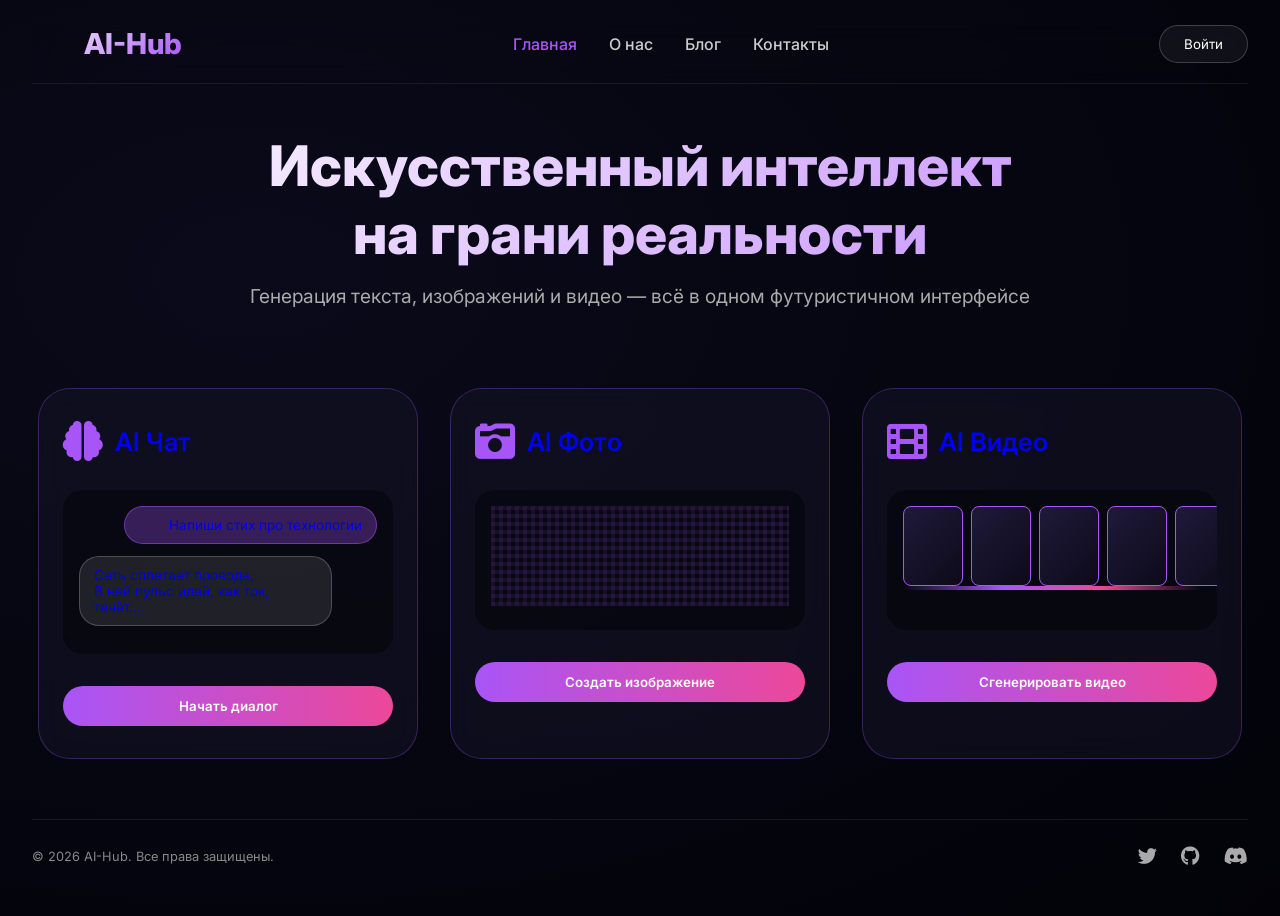
<file: index.html>
<!DOCTYPE html>
<html lang="ru">
<head>
    <meta charset="UTF-8">
    <meta name="viewport" content="width=device-width, initial-scale=1.0">
    <title>AI-Hub | Главная</title>
    <link href="https://fonts.googleapis.com/css2?family=Inter:wght@300;400;600;700;800&display=swap" rel="stylesheet">
    <link rel="stylesheet" href="https://cdnjs.cloudflare.com/ajax/libs/font-awesome/6.0.0-beta3/css/all.min.css">
    <style>
        * { margin: 0; padding: 0; box-sizing: border-box; }
        body { font-family: 'Inter', sans-serif; background: radial-gradient(ellipse at 20% 30%, #0a0a1a, #020208); color: #eef2ff; min-height: 100vh; }
        .container { max-width: 1400px; margin: 0 auto; padding: 24px 32px; }
        header { display: flex; justify-content: space-between; align-items: center; flex-wrap: wrap; gap: 20px; padding-bottom: 20px; border-bottom: 1px solid rgba(255,255,255,0.08); backdrop-filter: blur(10px); margin-bottom: 48px; }
        .logo { display: flex; align-items: center; gap: 12px; font-size: 1.8rem; font-weight: 800; background: linear-gradient(135deg, #fff, #a855f7); -webkit-background-clip: text; background-clip: text; color: transparent; }
        .logo-icon { font-size: 2rem; filter: drop-shadow(0 0 8px #a855f7); }
        nav { display: flex; gap: 32px; }
        nav a { color: #ccc; text-decoration: none; font-weight: 500; transition: 0.2s; }
        nav a:hover, nav a.active { color: #a855f7; }
        .auth-area { display: flex; align-items: center; gap: 12px; }
        .glass-btn { background: rgba(255,255,255,0.05); border: 1px solid rgba(255,255,255,0.2); padding: 10px 24px; border-radius: 40px; color: white; cursor: pointer; transition: 0.2s; font-family: 'Inter', sans-serif; }
        .glass-btn:hover { background: rgba(168,85,247,0.3); border-color: #a855f7; }
        .profile-info { display: flex; align-items: center; gap: 16px; background: rgba(255,255,255,0.05); border: 1px solid rgba(168,85,247,0.4); border-radius: 40px; padding: 6px 18px 6px 12px; }
        .user-data { display: flex; flex-direction: column; color: #fff; }
        .user-name { font-weight: 600; font-size: 0.9rem; line-height: 1.2; }
        .user-id { font-size: 0.7rem; color: #a855f7; letter-spacing: 0.5px; }
        .balance-area { display: flex; align-items: center; gap: 6px; background: rgba(255,215,0,0.1); border: 1px solid rgba(255,215,0,0.4); border-radius: 20px; padding: 4px 10px; }
        .balance-area .coin-icon { color: #FFD700; font-size: 1rem; }
        .balance-amount { font-weight: 600; color: #FFD700; font-size: 0.9rem; }
        .topup-btn { background: rgba(168,85,247,0.2); border: 1px solid #a855f7; color: #a855f7; font-size: 0.85rem; padding: 6px 12px; border-radius: 20px; cursor: pointer; font-weight: 600; transition: 0.2s; }
        .topup-btn:hover { background: rgba(168,85,247,0.4); }
        .logout-btn { background: none; border: none; color: #ff4d6a; font-size: 1.1rem; cursor: pointer; padding: 4px; }
        .admin-btn { background: rgba(255,255,255,0.1); border: 1px solid rgba(255,255,255,0.3); color: #fff; font-size: 1.1rem; cursor: pointer; padding: 4px 8px; border-radius: 50%; transition: 0.2s; margin-right: -6px; }
        .admin-btn:hover { background: rgba(168,85,247,0.3); border-color: #a855f7; }

        .hero { text-align: center; margin-bottom: 80px; }
        .hero h1 { font-size: 3.5rem; font-weight: 800; background: linear-gradient(135deg, #fff, #c084fc); -webkit-background-clip: text; background-clip: text; color: transparent; margin-bottom: 16px; }
        .hero p { font-size: 1.2rem; color: #aaa; }
        .cards-container { display: flex; justify-content: center; gap: 32px; flex-wrap: wrap; margin-bottom: 60px; }
        .card-link { display: block; text-decoration: none; flex: 1; min-width: 280px; max-width: 380px; }
        .glass-card { background: rgba(20,20,40,0.5); backdrop-filter: blur(12px); border-radius: 32px; border: 1px solid rgba(168,85,247,0.3); padding: 28px 24px 32px; transition: all 0.3s ease; height: 100%; cursor: pointer; }
        .card-link:hover .glass-card { transform: translateY(-8px); border-color: #a855f7; box-shadow: 0 20px 40px rgba(168,85,247,0.2); }
        .card-header { display: flex; align-items: center; gap: 12px; margin-bottom: 24px; }
        .card-icon { font-size: 2.5rem; color: #a855f7; }
        .card-header h2 { font-size: 1.6rem; font-weight: 600; }
        .chat-preview, .photo-preview, .video-preview { background: rgba(0,0,0,0.4); border-radius: 20px; padding: 16px; margin: 16px 0; min-height: 140px; }
        .message-bubble { max-width: 85%; padding: 10px 14px; border-radius: 20px; margin-bottom: 12px; font-size: 0.85rem; }
        .message-bubble.user { background: rgba(168,85,247,0.3); border: 1px solid rgba(168,85,247,0.5); margin-left: auto; text-align: right; }
        .message-bubble.ai { background: rgba(255,255,255,0.1); border: 1px solid rgba(255,255,255,0.2); }
        .photo-preview { overflow: hidden; }
        .video-preview { overflow: hidden; }
        .pixel-canvas { width: 100%; height: 100px; background: repeating-linear-gradient(0deg, rgba(168,85,247,0.1) 0px, rgba(168,85,247,0.1) 4px, transparent 4px, transparent 8px), repeating-linear-gradient(90deg, rgba(168,85,247,0.1) 0px, rgba(168,85,247,0.1) 4px, transparent 4px, transparent 8px); animation: pixelShift 3s linear infinite; }
        @keyframes pixelShift { 0% { background-position: 0 0; } 100% { background-position: 40px 40px; } }
        .film-strip { display: flex; gap: 8px; width: max-content; animation: slideStrip 4s linear infinite; }
        .frame { width: 60px; height: 80px; background: linear-gradient(135deg, #1e1a3a, #0e0a1a); border: 1px solid #a855f7; border-radius: 8px; flex-shrink: 0; }
        @keyframes slideStrip { 0% { transform: translateX(0); } 100% { transform: translateX(-50%); } }
        .data-stream { height: 4px; background: linear-gradient(90deg, transparent, #a855f7, #ec4899, transparent); animation: streamFlow 1.5s linear infinite; }
        @keyframes streamFlow { 0% { background-position: -200% 0; } 100% { background-position: 200% 0; } }
        .card-btn { background: linear-gradient(90deg, #a855f7, #ec4899); border: none; width: 100%; padding: 12px; border-radius: 40px; font-weight: 600; color: white; cursor: pointer; margin-top: 16px; transition: 0.2s; font-family: 'Inter', sans-serif; }

        .modal { display: none; position: fixed; top: 0; left: 0; width: 100%; height: 100%; background: rgba(0,0,0,0.7); backdrop-filter: blur(6px); justify-content: center; align-items: center; z-index: 1000; }
        .modal.active { display: flex; }
        .modal-content { background: rgba(20,20,40,0.95); backdrop-filter: blur(12px); border: 1px solid rgba(168,85,247,0.4); border-radius: 32px; padding: 32px; max-width: 400px; width: 90%; position: relative; animation: modalIn 0.3s ease; }
        @keyframes modalIn { from { transform: scale(0.9); opacity: 0; } to { transform: scale(1); opacity: 1; } }
        .modal-close { position: absolute; top: 16px; right: 20px; background: none; border: none; color: #aaa; font-size: 1.5rem; cursor: pointer; }
        .modal-tabs { display: flex; margin-bottom: 24px; border-bottom: 1px solid rgba(255,255,255,0.1); }
        .modal-tab { flex: 1; text-align: center; padding: 12px; cursor: pointer; font-weight: 500; color: #aaa; transition: 0.2s; border-bottom: 2px solid transparent; }
        .modal-tab.active { color: #a855f7; border-bottom-color: #a855f7; }
        .form-group { margin-bottom: 16px; }
        .form-group label { display: block; margin-bottom: 6px; font-size: 0.85rem; color: #ccc; }
        .form-group input { width: 100%; background: rgba(0,0,0,0.5); border: 1px solid rgba(168,85,247,0.5); border-radius: 12px; padding: 12px; color: white; font-family: 'Inter', sans-serif; }
        .form-group input:focus { outline: none; border-color: #a855f7; }
        .error-msg { color: #ff6b7a; font-size: 0.8rem; margin-top: 4px; display: none; }
        .submit-btn { background: linear-gradient(90deg, #a855f7, #ec4899); border: none; width: 100%; padding: 12px; border-radius: 40px; font-weight: 600; color: white; cursor: pointer; margin-top: 8px; font-family: 'Inter', sans-serif; }
        .package-grid { display: grid; grid-template-columns: 1fr 1fr; gap: 10px; margin: 20px 0; }
        .package-btn { background: rgba(168,85,247,0.1); border: 1px solid rgba(168,85,247,0.4); border-radius: 16px; padding: 12px; text-align: center; cursor: pointer; transition: 0.2s; color: #fff; }
        .package-btn:hover { background: rgba(168,85,247,0.3); border-color: #a855f7; }
        .package-amount { font-size: 1.2rem; font-weight: 700; color: #FFD700; }
        .package-price { font-size: 0.85rem; color: #aaa; }
        .custom-amount { display: flex; gap: 10px; align-items: center; }
        .custom-amount input { flex: 1; }
        .price-estimate { margin: 8px 0; font-size: 0.9rem; color: #FFD700; }

        .admin-actions { display: flex; gap: 10px; }
        .admin-actions .submit-btn { flex: 1; }
        .danger-btn { background: linear-gradient(90deg, #ff4d6a, #ff6b7a); }

        footer { display: flex; justify-content: space-between; align-items: center; flex-wrap: wrap; gap: 16px; padding: 24px 0; border-top: 1px solid rgba(255,255,255,0.08); font-size: 0.8rem; color: #888; }
        .social-links a { color: #aaa; margin-left: 20px; font-size: 1.2rem; }
        .social-links a:hover { color: #a855f7; }

        @media (max-width: 768px) { .container { padding: 16px; } .hero h1 { font-size: 2rem; } .cards-container { flex-direction: column; align-items: center; } }
    </style>
</head>
<body>
    <div class="container">
        <header>
            <div class="logo">
                <div class="logo-icon">✨</div>
                <span>AI-Hub</span>
            </div>
            <nav>
                <a href="index.html" class="active">Главная</a>
                <a href="about.html">О нас</a>
                <a href="blog.html">Блог</a>
                <a href="contacts.html">Контакты</a>
            </nav>
            <div class="auth-area" id="authArea">
                <button class="glass-btn" id="authBtn">Войти</button>
            </div>
        </header>

        <main>
            <div class="hero">
                <h1>Искусственный интеллект<br>на грани реальности</h1>
                <p>Генерация текста, изображений и видео — всё в одном футуристичном интерфейсе</p>
            </div>

            <div class="cards-container">
                <a href="chat.html" class="card-link">
                    <div class="glass-card">
                        <div class="card-header">
                            <div class="card-icon"><i class="fas fa-brain"></i></div>
                            <h2>AI Чат</h2>
                        </div>
                        <div class="chat-preview">
                            <div class="message-bubble user">Напиши стих про технологии</div>
                            <div class="message-bubble ai">Сеть сплетает провода,<br>В ней пульс идей, как ток, течёт...</div>
                        </div>
                        <button class="card-btn" type="button">Начать диалог</button>
                    </div>
                </a>
                <a href="photo.html" class="card-link">
                    <div class="glass-card">
                        <div class="card-header">
                            <div class="card-icon"><i class="fas fa-camera-retro"></i></div>
                            <h2>AI Фото</h2>
                        </div>
                        <div class="photo-preview">
                            <div class="pixel-canvas"></div>
                        </div>
                        <button class="card-btn" type="button">Создать изображение</button>
                    </div>
                </a>
                <a href="video.html" class="card-link">
                    <div class="glass-card">
                        <div class="card-header">
                            <div class="card-icon"><i class="fas fa-film"></i></div>
                            <h2>AI Видео</h2>
                        </div>
                        <div class="video-preview">
                            <div class="film-strip">
                                <div class="frame"></div><div class="frame"></div><div class="frame"></div>
                                <div class="frame"></div><div class="frame"></div><div class="frame"></div>
                            </div>
                            <div class="data-stream"></div>
                        </div>
                        <button class="card-btn" type="button">Сгенерировать видео</button>
                    </div>
                </a>
            </div>
        </main>

        <footer>
            <p>© 2026 AI-Hub. Все права защищены.</p>
            <div class="social-links">
                <a href="#"><i class="fab fa-twitter"></i></a>
                <a href="#"><i class="fab fa-github"></i></a>
                <a href="#"><i class="fab fa-discord"></i></a>
            </div>
        </footer>
    </div>

    <!-- Модалка входа/регистрации -->
    <div class="modal" id="authModal">
        <div class="modal-content">
            <button class="modal-close" id="closeAuthModal">&times;</button>
            <div class="modal-tabs">
                <div class="modal-tab active" data-tab="login">Вход</div>
                <div class="modal-tab" data-tab="register">Регистрация</div>
            </div>
            <form id="loginForm">
                <div class="form-group">
                    <label>Имя пользователя (латиница)</label>
                    <input type="text" id="loginName" placeholder="username" required>
                    <div class="error-msg" id="loginError"></div>
                </div>
                <div class="form-group">
                    <label>Пароль</label>
                    <input type="password" id="loginPassword" placeholder="Пароль" required>
                </div>
                <button type="submit" class="submit-btn">Войти</button>
            </form>
            <form id="registerForm" style="display: none;">
                <div class="form-group">
                    <label>Имя пользователя (латиница)</label>
                    <input type="text" id="regName" placeholder="username" required>
                    <div class="error-msg" id="regNameError"></div>
                </div>
                <div class="form-group">
                    <label>Пароль (минимум 6 символов)</label>
                    <input type="password" id="regPassword" placeholder="Пароль" required>
                    <div class="error-msg" id="regPassError"></div>
                </div>
                <div class="form-group">
                    <label>Повторите пароль</label>
                    <input type="password" id="regPassword2" placeholder="Пароль ещё раз" required>
                    <div class="error-msg" id="regPass2Error"></div>
                </div>
                <button type="submit" class="submit-btn">Зарегистрироваться</button>
            </form>
        </div>
    </div>

    <!-- Модалка пополнения -->
    <div class="modal" id="topupModal">
        <div class="modal-content" style="max-width: 420px;">
            <button class="modal-close" id="closeTopupModal">&times;</button>
            <h3 style="margin-bottom: 16px; font-weight: 600;">Пополнение AI-Кредитов</h3>
            <div class="package-grid">
                <div class="package-btn" data-amount="100">100<br><span class="package-price">99 ₽</span></div>
                <div class="package-btn" data-amount="500">500<br><span class="package-price">449 ₽</span></div>
                <div class="package-btn" data-amount="1000">1 000<br><span class="package-price">849 ₽</span></div>
                <div class="package-btn" data-amount="5000">5 000<br><span class="package-price">3 999 ₽</span></div>
                <div class="package-btn" data-amount="10000">10 000<br><span class="package-price">7 499 ₽</span></div>
            </div>
            <div class="custom-amount">
                <input type="number" id="customAmount" placeholder="Введите сумму кредитов" min="1">
                <button class="submit-btn" id="calculateCustomBtn" style="width: auto; margin: 0;">Рассчитать</button>
            </div>
            <div class="price-estimate" id="priceEstimate"></div>
            <button class="submit-btn" id="buyBtn" disabled>Купить</button>
            <p class="error-msg" id="topupError" style="margin-top: 8px;"></p>
        </div>
    </div>

    <!-- Модалка админки -->
    <div class="modal" id="adminModal">
        <div class="modal-content">
            <button class="modal-close" id="closeAdminModal">&times;</button>
            <h3 style="margin-bottom: 16px; font-weight: 600;">⚙️ Админ-панель</h3>
            <div class="form-group">
                <label>ID пользователя</label>
                <input type="text" id="adminUserIdInput" placeholder="Например: U123ABC">
                <button class="submit-btn" id="adminCheckBalanceBtn" style="margin-top: 8px;">Проверить баланс</button>
                <div id="adminBalanceDisplay" style="margin-top: 8px; color: #FFD700; font-size: 0.9rem;"></div>
            </div>
            <div class="form-group">
                <label>Количество кредитов</label>
                <input type="number" id="adminCreditAmount" placeholder="Сумма" min="1">
            </div>
            <div class="admin-actions">
                <button class="submit-btn" id="adminAddCreditsBtn">Добавить</button>
                <button class="submit-btn danger-btn" id="adminSubtractCreditsBtn">Списать</button>
            </div>
            <p class="error-msg" id="adminError" style="margin-top: 8px;"></p>
        </div>
    </div>

    <script>
        (() => {
            // ======== КОНСТАНТЫ ========
            const USERS_KEY = 'aihub_users';
            const CURRENT_USER_KEY = 'aihub_currentUser';
            const BALANCES_KEY = 'aihub_balances';
            const ADMIN_CREDENTIALS = { name: 'ADMIN', password: '123456' };

            // ======== ХРАНИЛИЩЕ ========
            const getUsers = () => JSON.parse(localStorage.getItem(USERS_KEY)) || [];
            const saveUsers = (users) => localStorage.setItem(USERS_KEY, JSON.stringify(users));
            const getCurrentUser = () => JSON.parse(localStorage.getItem(CURRENT_USER_KEY));
            const setCurrentUser = (user) => localStorage.setItem(CURRENT_USER_KEY, JSON.stringify(user));
            const clearCurrentUser = () => localStorage.removeItem(CURRENT_USER_KEY);
            const getBalances = () => JSON.parse(localStorage.getItem(BALANCES_KEY)) || {};
            const saveBalances = (balances) => localStorage.setItem(BALANCES_KEY, JSON.stringify(balances));
            const getUserBalance = (userId) => { const b = getBalances(); return b[userId] || 0; };
            const setUserBalance = (userId, amount) => { const b = getBalances(); b[userId] = amount; saveBalances(b); };
            const START_BALANCE = 50;

            // ======== DOM ЭЛЕМЕНТЫ ========
            const authArea = document.getElementById('authArea');
            const authModal = document.getElementById('authModal');
            const closeAuthModalBtn = document.getElementById('closeAuthModal');
            const topupModal = document.getElementById('topupModal');
            const closeTopupModalBtn = document.getElementById('closeTopupModal');
            const adminModal = document.getElementById('adminModal');
            const closeAdminModalBtn = document.getElementById('closeAdminModal');
            const tabs = document.querySelectorAll('#authModal .modal-tab');
            const loginForm = document.getElementById('loginForm');
            const registerForm = document.getElementById('registerForm');
            const loginName = document.getElementById('loginName');
            const loginPassword = document.getElementById('loginPassword');
            const loginError = document.getElementById('loginError');
            const regName = document.getElementById('regName');
            const regPassword = document.getElementById('regPassword');
            const regPassword2 = document.getElementById('regPassword2');
            const regNameError = document.getElementById('regNameError');
            const regPassError = document.getElementById('regPassError');
            const regPass2Error = document.getElementById('regPass2Error');
            const packageBtns = document.querySelectorAll('.package-btn');
            const customAmountInput = document.getElementById('customAmount');
            const priceEstimate = document.getElementById('priceEstimate');
            const buyBtn = document.getElementById('buyBtn');
            const topupError = document.getElementById('topupError');
            const calculateCustomBtn = document.getElementById('calculateCustomBtn');
            // Админка
            const adminUserIdInput = document.getElementById('adminUserIdInput');
            const adminCreditAmount = document.getElementById('adminCreditAmount');
            const adminCheckBalanceBtn = document.getElementById('adminCheckBalanceBtn');
            const adminAddCreditsBtn = document.getElementById('adminAddCreditsBtn');
            const adminSubtractCreditsBtn = document.getElementById('adminSubtractCreditsBtn');
            const adminBalanceDisplay = document.getElementById('adminBalanceDisplay');
            const adminError = document.getElementById('adminError');

            let selectedAmount = null;

            // ======== ОТОБРАЖЕНИЕ ПРОФИЛЯ ========
            function renderAuthArea() {
                const user = getCurrentUser();
                authArea.innerHTML = '';
                if (user) {
                    const isAdmin = user.isAdmin === true;
                    const balance = isAdmin ? '—' : getUserBalance(user.id);
                    const profileDiv = document.createElement('div');
                    profileDiv.className = 'profile-info';
                    const adminBtnHtml = isAdmin ? `<button class="admin-btn" id="adminSettingsBtn" title="Настройки"><i class="fas fa-cog"></i></button>` : '';
                    profileDiv.innerHTML = `
                        ${adminBtnHtml}
                        <div class="user-data">
                            <span class="user-name">${user.name}</span>
                            <span class="user-id">ID: ${user.id}${isAdmin ? ' (админ)' : ''}</span>
                        </div>
                        ${!isAdmin ? `
                        <div class="balance-area">
                            <i class="fas fa-coins coin-icon"></i>
                            <span class="balance-amount" id="balanceDisplay">${balance}</span>
                        </div>
                        <button class="topup-btn" id="topupBtn">+ Пополнить</button>
                        ` : ''}
                        <button class="logout-btn" id="logoutBtn" title="Выйти"><i class="fas fa-sign-out-alt"></i></button>
                    `;
                    authArea.appendChild(profileDiv);
                    if (isAdmin) {
                        document.getElementById('adminSettingsBtn').addEventListener('click', openAdminModal);
                    } else {
                        document.getElementById('topupBtn').addEventListener('click', openTopupModal);
                    }
                    document.getElementById('logoutBtn').addEventListener('click', logout);
                } else {
                    const btn = document.createElement('button');
                    btn.className = 'glass-btn';
                    btn.id = 'authBtn';
                    btn.textContent = 'Войти';
                    btn.addEventListener('click', openAuthModal);
                    authArea.appendChild(btn);
                }
            }

            function updateBalanceDisplay() {
                const user = getCurrentUser();
                if (user && !user.isAdmin) {
                    const balance = getUserBalance(user.id);
                    const disp = document.getElementById('balanceDisplay');
                    if (disp) disp.textContent = balance;
                }
            }

            // ======== МОДАЛКИ ВХОДА/РЕГИСТРАЦИИ ========
            function openAuthModal() {
                authModal.classList.add('active');
                loginForm.reset();
                registerForm.reset();
                hideAuthErrors();
                switchAuthTab('login');
            }
            function closeAuthModal() { authModal.classList.remove('active'); }
            function hideAuthErrors() {
                loginError.style.display = 'none';
                regNameError.style.display = 'none';
                regPassError.style.display = 'none';
                regPass2Error.style.display = 'none';
            }
            function switchAuthTab(tab) {
                tabs.forEach(t => t.classList.remove('active'));
                if (tab === 'login') {
                    document.querySelector('[data-tab="login"]').classList.add('active');
                    loginForm.style.display = 'block';
                    registerForm.style.display = 'none';
                } else {
                    document.querySelector('[data-tab="register"]').classList.add('active');
                    loginForm.style.display = 'none';
                    registerForm.style.display = 'block';
                }
                hideAuthErrors();
            }

            function isValidUsername(name) { return /^[a-zA-Z0-9]+$/.test(name); }
            function generateUserId() { return 'U' + Math.random().toString(16).slice(2, 10).toUpperCase(); }

            loginForm.addEventListener('submit', (e) => {
                e.preventDefault();
                hideAuthErrors();
                const name = loginName.value.trim();
                const pass = loginPassword.value;
                if (name === ADMIN_CREDENTIALS.name && pass === ADMIN_CREDENTIALS.password) {
                    setCurrentUser({ name: 'ADMIN', id: 'ADMIN', isAdmin: true });
                    closeAuthModal();
                    renderAuthArea();
                    return;
                }
                if (!isValidUsername(name)) {
                    loginError.textContent = 'Имя может содержать только латинские буквы и цифры';
                    loginError.style.display = 'block';
                    return;
                }
                const users = getUsers();
                const user = users.find(u => u.name.toLowerCase() === name.toLowerCase() && u.password === pass);
                if (!user) {
                    loginError.textContent = 'Неверное имя пользователя или пароль';
                    loginError.style.display = 'block';
                    return;
                }
                setCurrentUser({ name: user.name, id: user.id });
                closeAuthModal();
                renderAuthArea();
            });

            registerForm.addEventListener('submit', (e) => {
                e.preventDefault();
                hideAuthErrors();
                const name = regName.value.trim();
                const pass = regPassword.value;
                const pass2 = regPassword2.value;
                if (name.toUpperCase() === 'ADMIN') {
                    regNameError.textContent = 'Имя ADMIN зарезервировано';
                    regNameError.style.display = 'block';
                    return;
                }
                if (!isValidUsername(name)) {
                    regNameError.textContent = 'Имя может содержать только латинские буквы и цифры';
                    regNameError.style.display = 'block';
                    return;
                }
                if (pass.length < 6) {
                    regPassError.textContent = 'Пароль должен быть не менее 6 символов';
                    regPassError.style.display = 'block';
                    return;
                }
                if (pass !== pass2) {
                    regPass2Error.textContent = 'Пароли не совпадают';
                    regPass2Error.style.display = 'block';
                    return;
                }
                const users = getUsers();
                if (users.some(u => u.name.toLowerCase() === name.toLowerCase())) {
                    regNameError.textContent = 'Пользователь с таким именем уже существует';
                    regNameError.style.display = 'block';
                    return;
                }
                const newUser = { name, password: pass, id: generateUserId() };
                users.push(newUser);
                saveUsers(users);
                setUserBalance(newUser.id, START_BALANCE);
                setCurrentUser({ name: newUser.name, id: newUser.id });
                closeAuthModal();
                renderAuthArea();
            });

            function logout() {
                clearCurrentUser();
                renderAuthArea();
            }

            tabs.forEach(tab => tab.addEventListener('click', () => switchAuthTab(tab.dataset.tab)));
            closeAuthModalBtn.addEventListener('click', closeAuthModal);
            window.addEventListener('click', (e) => {
                if (e.target === authModal) closeAuthModal();
                if (e.target === topupModal) closeTopupModal();
                if (e.target === adminModal) closeAdminModal();
            });

            // ======== ПОПОЛНЕНИЕ (обычное) ========
            function openTopupModal() {
                topupModal.classList.add('active');
                selectedAmount = null;
                customAmountInput.value = '';
                priceEstimate.textContent = '';
                buyBtn.disabled = true;
                topupError.style.display = 'none';
            }
            function closeTopupModal() { topupModal.classList.remove('active'); }
            closeTopupModalBtn.addEventListener('click', closeTopupModal);

            packageBtns.forEach(btn => {
                btn.addEventListener('click', () => {
                    selectedAmount = parseInt(btn.dataset.amount);
                    customAmountInput.value = '';
                    const price = Math.round(selectedAmount * 0.99);
                    priceEstimate.textContent = `К оплате: ${price} ₽`;
                    buyBtn.disabled = false;
                    topupError.style.display = 'none';
                });
            });

            calculateCustomBtn.addEventListener('click', () => {
                const val = parseInt(customAmountInput.value);
                if (isNaN(val) || val < 1) {
                    priceEstimate.textContent = 'Введите корректную сумму';
                    buyBtn.disabled = true;
                    return;
                }
                selectedAmount = val;
                const price = (val * 0.99).toFixed(2);
                priceEstimate.textContent = `К оплате: ${price} ₽`;
                buyBtn.disabled = false;
                topupError.style.display = 'none';
            });

            buyBtn.addEventListener('click', () => {
                if (!selectedAmount || selectedAmount < 1) return;
                const user = getCurrentUser();
                if (!user || user.isAdmin) {
                    topupError.textContent = 'Ошибка авторизации';
                    topupError.style.display = 'block';
                    return;
                }
                const currentBalance = getUserBalance(user.id);
                const newBalance = currentBalance + selectedAmount;
                setUserBalance(user.id, newBalance);
                updateBalanceDisplay();
                alert(`✅ Баланс пополнен на ${selectedAmount} AI-Кредитов.\nТекущий баланс: ${newBalance} кредитов.`);
                closeTopupModal();
            });

            // ======== АДМИНКА ========
            function openAdminModal() {
                adminModal.classList.add('active');
                adminUserIdInput.value = '';
                adminCreditAmount.value = '';
                adminBalanceDisplay.textContent = '';
                adminError.style.display = 'none';
            }
            function closeAdminModal() { adminModal.classList.remove('active'); }
            closeAdminModalBtn.addEventListener('click', closeAdminModal);

            adminCheckBalanceBtn.addEventListener('click', () => {
                const userId = adminUserIdInput.value.trim();
                if (!userId) {
                    adminBalanceDisplay.textContent = 'Введите ID';
                    return;
                }
                const balance = getUserBalance(userId);
                adminBalanceDisplay.textContent = `Баланс: ${balance} кредитов`;
            });

            function handleAdminTransaction(operation) {
                const userId = adminUserIdInput.value.trim();
                const amount = parseInt(adminCreditAmount.value);
                if (!userId) {
                    adminError.textContent = 'Введите ID пользователя';
                    adminError.style.display = 'block';
                    return;
                }
                if (isNaN(amount) || amount < 1) {
                    adminError.textContent = 'Введите корректное количество кредитов';
                    adminError.style.display = 'block';
                    return;
                }

                const currentBalance = getUserBalance(userId);
                let newBalance;

                if (operation === 'add') {
                    newBalance = currentBalance + amount;
                } else if (operation === 'subtract') {
                    if (amount > currentBalance) {
                        adminError.textContent = `Недостаточно кредитов. Баланс: ${currentBalance}`;
                        adminError.style.display = 'block';
                        return;
                    }
                    newBalance = currentBalance - amount;
                }

                setUserBalance(userId, newBalance);
                adminBalanceDisplay.textContent = `Баланс: ${newBalance} кредитов (${operation === 'add' ? '+' : '-'}${amount})`;
                adminError.style.display = 'none';
                adminCreditAmount.value = '';
            }

            adminAddCreditsBtn.addEventListener('click', () => handleAdminTransaction('add'));
            adminSubtractCreditsBtn.addEventListener('click', () => handleAdminTransaction('subtract'));

            // ======== ПЕРВЫЙ РЕНДЕР ========
            renderAuthArea();
        })();
    </script>
</body>
</html>
</file>
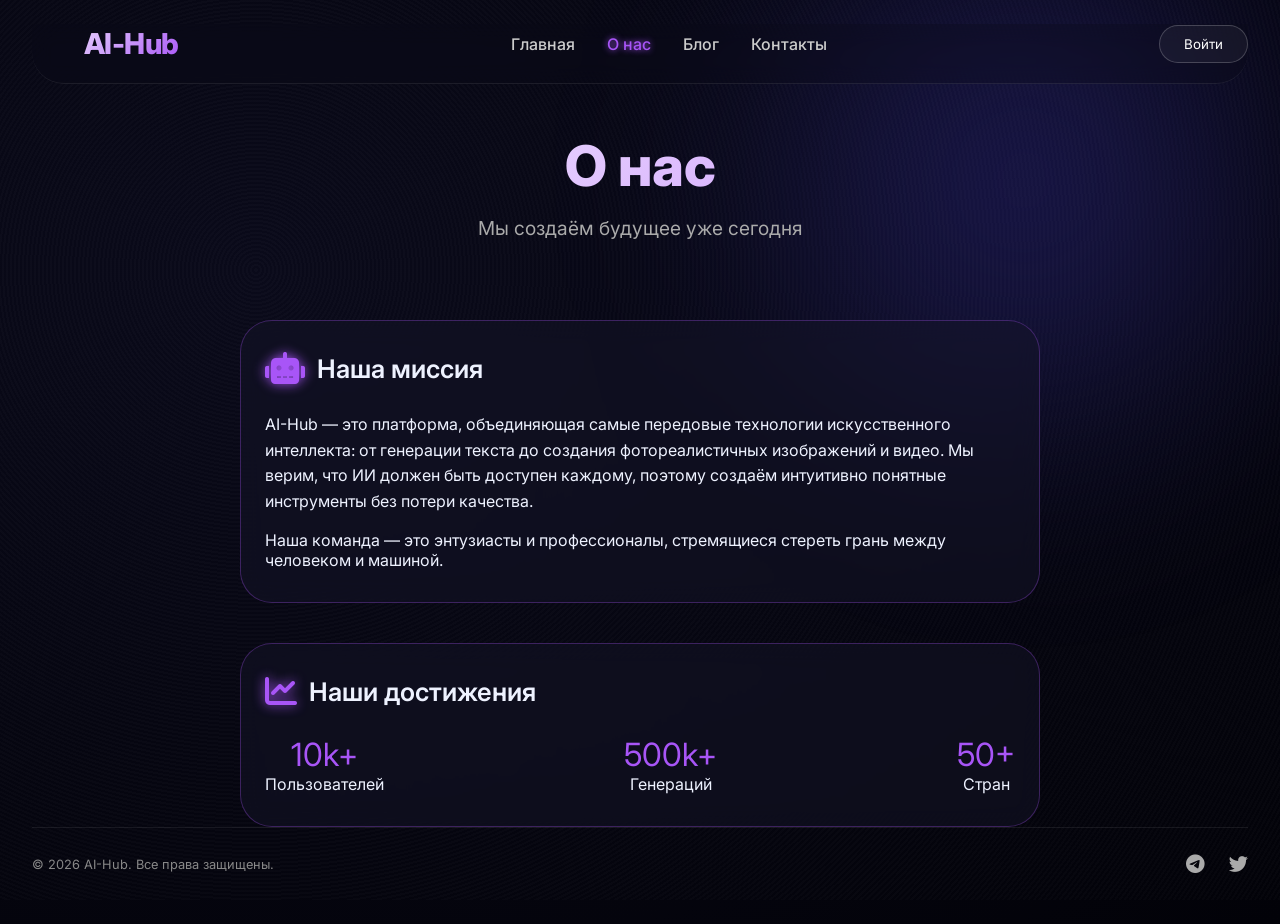
<file: about.html>
<!DOCTYPE html>
<html lang="ru">
<head>
    <meta charset="UTF-8">
    <meta name="viewport" content="width=device-width, initial-scale=1.0, user-scalable=yes">
    <title>О нас | AI-Hub</title>
    <link rel="stylesheet" href="css/style.css">
    <link href="https://fonts.googleapis.com/css2?family=Inter:opsz,wght@14..32,300;14..32,400;14..32,600;14..32,700;14..32,800&display=swap" rel="stylesheet">
    <link rel="stylesheet" href="https://cdnjs.cloudflare.com/ajax/libs/font-awesome/6.0.0-beta3/css/all.min.css">
    <style>
        /* auth styles */
        .auth-area { display: flex; align-items: center; gap: 12px; }
        .glass-btn { background: rgba(255,255,255,0.05); border: 1px solid rgba(255,255,255,0.2); padding: 10px 24px; border-radius: 40px; color: white; cursor: pointer; transition: 0.2s; font-family: 'Inter', sans-serif; }
        .glass-btn:hover { background: rgba(168,85,247,0.3); border-color: #a855f7; }
        .profile-info { display: flex; align-items: center; gap: 16px; background: rgba(255,255,255,0.05); border: 1px solid rgba(168,85,247,0.4); border-radius: 40px; padding: 6px 18px 6px 12px; }
        .user-data { display: flex; flex-direction: column; color: #fff; }
        .user-name { font-weight: 600; font-size: 0.9rem; }
        .user-id { font-size: 0.7rem; color: #a855f7; }
        .balance-area { display: flex; align-items: center; gap: 6px; background: rgba(255,215,0,0.1); border: 1px solid rgba(255,215,0,0.4); border-radius: 20px; padding: 4px 10px; }
        .balance-area .coin-icon { color: #FFD700; font-size: 1rem; }
        .balance-amount { font-weight: 600; color: #FFD700; font-size: 0.9rem; }
        .topup-btn { background: rgba(168,85,247,0.2); border: 1px solid #a855f7; color: #a855f7; font-size: 0.85rem; padding: 6px 12px; border-radius: 20px; cursor: pointer; font-weight: 600; }
        .logout-btn { background: none; border: none; color: #ff4d6a; font-size: 1.1rem; cursor: pointer; padding: 4px; }
        .admin-btn { background: rgba(255,255,255,0.1); border: 1px solid rgba(255,255,255,0.3); color: #fff; font-size: 1.1rem; cursor: pointer; padding: 4px 8px; border-radius: 50%; transition: 0.2s; margin-right: -6px; }
        .admin-btn:hover { background: rgba(168,85,247,0.3); border-color: #a855f7; }

        .modal { display: none; position: fixed; top: 0; left: 0; width: 100%; height: 100%; background: rgba(0,0,0,0.7); backdrop-filter: blur(6px); justify-content: center; align-items: center; z-index: 1000; }
        .modal.active { display: flex; }
        .modal-content { background: rgba(20,20,40,0.95); backdrop-filter: blur(12px); border: 1px solid rgba(168,85,247,0.4); border-radius: 32px; padding: 32px; max-width: 400px; width: 90%; position: relative; animation: modalIn 0.3s ease; }
        @keyframes modalIn { from { transform: scale(0.9); opacity: 0; } to { transform: scale(1); opacity: 1; } }
        .modal-close { position: absolute; top: 16px; right: 20px; background: none; border: none; color: #aaa; font-size: 1.5rem; cursor: pointer; }
        .modal-tabs { display: flex; margin-bottom: 24px; border-bottom: 1px solid rgba(255,255,255,0.1); }
        .modal-tab { flex: 1; text-align: center; padding: 12px; cursor: pointer; font-weight: 500; color: #aaa; transition: 0.2s; border-bottom: 2px solid transparent; }
        .modal-tab.active { color: #a855f7; border-bottom-color: #a855f7; }
        .form-group { margin-bottom: 16px; }
        .form-group label { display: block; margin-bottom: 6px; font-size: 0.85rem; color: #ccc; }
        .form-group input { width: 100%; background: rgba(0,0,0,0.5); border: 1px solid rgba(168,85,247,0.5); border-radius: 12px; padding: 12px; color: white; font-family: 'Inter', sans-serif; }
        .form-group input:focus { outline: none; border-color: #a855f7; }
        .error-msg { color: #ff6b7a; font-size: 0.8rem; margin-top: 4px; display: none; }
        .submit-btn { background: linear-gradient(90deg, #a855f7, #ec4899); border: none; width: 100%; padding: 12px; border-radius: 40px; font-weight: 600; color: white; cursor: pointer; margin-top: 8px; font-family: 'Inter', sans-serif; }
        .package-grid { display: grid; grid-template-columns: 1fr 1fr; gap: 10px; margin: 20px 0; }
        .package-btn { background: rgba(168,85,247,0.1); border: 1px solid rgba(168,85,247,0.4); border-radius: 16px; padding: 12px; text-align: center; cursor: pointer; transition: 0.2s; color: #fff; }
        .package-btn:hover { background: rgba(168,85,247,0.3); border-color: #a855f7; }
        .package-amount { font-size: 1.2rem; font-weight: 700; color: #FFD700; }
        .package-price { font-size: 0.85rem; color: #aaa; }
        .custom-amount { display: flex; gap: 10px; align-items: center; }
        .custom-amount input { flex: 1; }
        .price-estimate { margin: 8px 0; font-size: 0.9rem; color: #FFD700; }
        .admin-actions { display: flex; gap: 10px; }
        .admin-actions .submit-btn { flex: 1; }
        .danger-btn { background: linear-gradient(90deg, #ff4d6a, #ff6b7a); }
    </style>
</head>
<body>
    <div class="noise"></div>
    <div class="glow-orb"></div>

    <div class="container">
        <header>
            <div class="logo">
                <div class="logo-icon">✨</div>
                <span>AI-Hub</span>
            </div>
            <nav>
                <a href="index.html">Главная</a>
                <a href="about.html" class="active">О нас</a>
                <a href="blog.html">Блог</a>
                <a href="contacts.html">Контакты</a>
            </nav>
            <div class="auth-area" id="authArea">
                <button class="glass-btn" id="authBtn">Войти</button>
            </div>
        </header>

        <main>
            <div class="hero">
                <h1>О нас</h1>
                <p>Мы создаём будущее уже сегодня</p>
            </div>

            <div class="glass-card" style="max-width: 800px; margin: 0 auto 40px;">
                <div class="card-header">
                    <div class="card-icon"><i class="fas fa-robot"></i></div>
                    <h2>Наша миссия</h2>
                </div>
                <p style="line-height: 1.6; margin-bottom: 16px;">AI-Hub — это платформа, объединяющая самые передовые технологии искусственного интеллекта: от генерации текста до создания фотореалистичных изображений и видео. Мы верим, что ИИ должен быть доступен каждому, поэтому создаём интуитивно понятные инструменты без потери качества.</p>
                <p>Наша команда — это энтузиасты и профессионалы, стремящиеся стереть грань между человеком и машиной.</p>
            </div>

            <div class="glass-card" style="max-width: 800px; margin: 0 auto;">
                <div class="card-header">
                    <div class="card-icon"><i class="fas fa-chart-line"></i></div>
                    <h2>Наши достижения</h2>
                </div>
                <div class="stats-grid" style="display: flex; justify-content: space-between; gap: 20px; margin-top: 20px;">
                    <div style="text-align: center;">
                        <div style="font-size: 2rem; color: #a855f7;">10k+</div>
                        <div>Пользователей</div>
                    </div>
                    <div style="text-align: center;">
                        <div style="font-size: 2rem; color: #a855f7;">500k+</div>
                        <div>Генераций</div>
                    </div>
                    <div style="text-align: center;">
                        <div style="font-size: 2rem; color: #a855f7;">50+</div>
                        <div>Стран</div>
                    </div>
                </div>
            </div>
        </main>

        <footer>
            <p>© 2026 AI-Hub. Все права защищены.</p>
            <div class="social-links">
                <a href="#"><i class="fab fa-telegram-plane"></i></a>
                <a href="#"><i class="fab fa-twitter"></i></a>
            </div>
        </footer>
    </div>

    <!-- Модалки входа/регистрации и пополнения -->
    <div class="modal" id="authModal">
        <div class="modal-content">
            <button class="modal-close" id="closeAuthModal">&times;</button>
            <div class="modal-tabs">
                <div class="modal-tab active" data-tab="login">Вход</div>
                <div class="modal-tab" data-tab="register">Регистрация</div>
            </div>
            <form id="loginForm">
                <div class="form-group">
                    <label>Имя пользователя (латиница)</label>
                    <input type="text" id="loginName" placeholder="username" required>
                    <div class="error-msg" id="loginError"></div>
                </div>
                <div class="form-group">
                    <label>Пароль</label>
                    <input type="password" id="loginPassword" placeholder="Пароль" required>
                </div>
                <button type="submit" class="submit-btn">Войти</button>
            </form>
            <form id="registerForm" style="display: none;">
                <div class="form-group">
                    <label>Имя пользователя (латиница)</label>
                    <input type="text" id="regName" placeholder="username" required>
                    <div class="error-msg" id="regNameError"></div>
                </div>
                <div class="form-group">
                    <label>Пароль (минимум 6 символов)</label>
                    <input type="password" id="regPassword" placeholder="Пароль" required>
                    <div class="error-msg" id="regPassError"></div>
                </div>
                <div class="form-group">
                    <label>Повторите пароль</label>
                    <input type="password" id="regPassword2" placeholder="Пароль ещё раз" required>
                    <div class="error-msg" id="regPass2Error"></div>
                </div>
                <button type="submit" class="submit-btn">Зарегистрироваться</button>
            </form>
        </div>
    </div>

    <div class="modal" id="topupModal">
        <div class="modal-content" style="max-width: 420px;">
            <button class="modal-close" id="closeTopupModal">&times;</button>
            <h3 style="margin-bottom: 16px; font-weight: 600;">Пополнение AI-Кредитов</h3>
            <div class="package-grid">
                <div class="package-btn" data-amount="100">100<br><span class="package-price">99 ₽</span></div>
                <div class="package-btn" data-amount="500">500<br><span class="package-price">449 ₽</span></div>
                <div class="package-btn" data-amount="1000">1 000<br><span class="package-price">849 ₽</span></div>
                <div class="package-btn" data-amount="5000">5 000<br><span class="package-price">3 999 ₽</span></div>
                <div class="package-btn" data-amount="10000">10 000<br><span class="package-price">7 499 ₽</span></div>
            </div>
            <div class="custom-amount">
                <input type="number" id="customAmount" placeholder="Введите сумму кредитов" min="1">
                <button class="submit-btn" id="calculateCustomBtn" style="width: auto; margin: 0;">Рассчитать</button>
            </div>
            <div class="price-estimate" id="priceEstimate"></div>
            <button class="submit-btn" id="buyBtn" disabled>Купить</button>
            <p class="error-msg" id="topupError" style="margin-top: 8px;"></p>
        </div>
    </div>

    <!-- Модалка админки (скопирована из index) -->
    <div class="modal" id="adminModal">
        <div class="modal-content">
            <button class="modal-close" id="closeAdminModal">&times;</button>
            <h3 style="margin-bottom: 16px; font-weight: 600;">⚙️ Админ-панель</h3>
            <div class="form-group">
                <label>ID пользователя</label>
                <input type="text" id="adminUserIdInput" placeholder="Например: U123ABC">
                <button class="submit-btn" id="adminCheckBalanceBtn" style="margin-top: 8px;">Проверить баланс</button>
                <div id="adminBalanceDisplay" style="margin-top: 8px; color: #FFD700; font-size: 0.9rem;"></div>
            </div>
            <div class="form-group">
                <label>Количество кредитов</label>
                <input type="number" id="adminCreditAmount" placeholder="Сумма" min="1">
            </div>
            <div class="admin-actions">
                <button class="submit-btn" id="adminAddCreditsBtn">Добавить</button>
                <button class="submit-btn danger-btn" id="adminSubtractCreditsBtn">Списать</button>
            </div>
            <p class="error-msg" id="adminError" style="margin-top: 8px;"></p>
        </div>
    </div>

    <script>
        (() => {
            const USERS_KEY = 'aihub_users';
            const CURRENT_USER_KEY = 'aihub_currentUser';
            const BALANCES_KEY = 'aihub_balances';
            const ADMIN_CREDENTIALS = { name: 'ADMIN', password: '123456' };

            const getUsers = () => JSON.parse(localStorage.getItem(USERS_KEY)) || [];
            const saveUsers = (users) => localStorage.setItem(USERS_KEY, JSON.stringify(users));
            const getCurrentUser = () => JSON.parse(localStorage.getItem(CURRENT_USER_KEY));
            const setCurrentUser = (user) => localStorage.setItem(CURRENT_USER_KEY, JSON.stringify(user));
            const clearCurrentUser = () => localStorage.removeItem(CURRENT_USER_KEY);
            const getBalances = () => JSON.parse(localStorage.getItem(BALANCES_KEY)) || {};
            const saveBalances = (balances) => localStorage.setItem(BALANCES_KEY, JSON.stringify(balances));
            const getUserBalance = (userId) => { const b = getBalances(); return b[userId] || 0; };
            const setUserBalance = (userId, amount) => { const b = getBalances(); b[userId] = amount; saveBalances(b); };
            const START_BALANCE = 50;

            const authArea = document.getElementById('authArea');
            const authModal = document.getElementById('authModal');
            const closeAuthModalBtn = document.getElementById('closeAuthModal');
            const topupModal = document.getElementById('topupModal');
            const closeTopupModalBtn = document.getElementById('closeTopupModal');
            const adminModal = document.getElementById('adminModal');
            const closeAdminModalBtn = document.getElementById('closeAdminModal');
            const tabs = document.querySelectorAll('#authModal .modal-tab');
            const loginForm = document.getElementById('loginForm');
            const registerForm = document.getElementById('registerForm');
            const loginName = document.getElementById('loginName');
            const loginPassword = document.getElementById('loginPassword');
            const loginError = document.getElementById('loginError');
            const regName = document.getElementById('regName');
            const regPassword = document.getElementById('regPassword');
            const regPassword2 = document.getElementById('regPassword2');
            const regNameError = document.getElementById('regNameError');
            const regPassError = document.getElementById('regPassError');
            const regPass2Error = document.getElementById('regPass2Error');
            const packageBtns = document.querySelectorAll('.package-btn');
            const customAmountInput = document.getElementById('customAmount');
            const priceEstimate = document.getElementById('priceEstimate');
            const buyBtn = document.getElementById('buyBtn');
            const topupError = document.getElementById('topupError');
            const calculateCustomBtn = document.getElementById('calculateCustomBtn');
            const adminUserIdInput = document.getElementById('adminUserIdInput');
            const adminCreditAmount = document.getElementById('adminCreditAmount');
            const adminCheckBalanceBtn = document.getElementById('adminCheckBalanceBtn');
            const adminAddCreditsBtn = document.getElementById('adminAddCreditsBtn');
            const adminSubtractCreditsBtn = document.getElementById('adminSubtractCreditsBtn');
            const adminBalanceDisplay = document.getElementById('adminBalanceDisplay');
            const adminError = document.getElementById('adminError');

            let selectedAmount = null;

            function renderAuthArea() {
                const user = getCurrentUser();
                authArea.innerHTML = '';
                if (user) {
                    const isAdmin = user.isAdmin === true;
                    const balance = isAdmin ? '—' : getUserBalance(user.id);
                    const profileDiv = document.createElement('div');
                    profileDiv.className = 'profile-info';
                    const adminBtnHtml = isAdmin ? `<button class="admin-btn" id="adminSettingsBtn" title="Настройки"><i class="fas fa-cog"></i></button>` : '';
                    profileDiv.innerHTML = `
                        ${adminBtnHtml}
                        <div class="user-data">
                            <span class="user-name">${user.name}</span>
                            <span class="user-id">ID: ${user.id}${isAdmin ? ' (админ)' : ''}</span>
                        </div>
                        ${!isAdmin ? `
                        <div class="balance-area">
                            <i class="fas fa-coins coin-icon"></i>
                            <span class="balance-amount" id="balanceDisplay">${balance}</span>
                        </div>
                        <button class="topup-btn" id="topupBtn">+ Пополнить</button>
                        ` : ''}
                        <button class="logout-btn" id="logoutBtn" title="Выйти"><i class="fas fa-sign-out-alt"></i></button>
                    `;
                    authArea.appendChild(profileDiv);
                    if (isAdmin) {
                        document.getElementById('adminSettingsBtn').addEventListener('click', openAdminModal);
                    } else {
                        document.getElementById('topupBtn').addEventListener('click', openTopupModal);
                    }
                    document.getElementById('logoutBtn').addEventListener('click', logout);
                } else {
                    const btn = document.createElement('button');
                    btn.className = 'glass-btn';
                    btn.id = 'authBtn';
                    btn.textContent = 'Войти';
                    btn.addEventListener('click', openAuthModal);
                    authArea.appendChild(btn);
                }
            }

            function updateBalanceDisplay() {
                const user = getCurrentUser();
                if (user && !user.isAdmin) {
                    const balance = getUserBalance(user.id);
                    const disp = document.getElementById('balanceDisplay');
                    if (disp) disp.textContent = balance;
                }
            }

            function openAuthModal() {
                authModal.classList.add('active');
                loginForm.reset();
                registerForm.reset();
                hideAuthErrors();
                switchAuthTab('login');
            }
            function closeAuthModal() { authModal.classList.remove('active'); }
            function hideAuthErrors() {
                loginError.style.display = 'none';
                regNameError.style.display = 'none';
                regPassError.style.display = 'none';
                regPass2Error.style.display = 'none';
            }
            function switchAuthTab(tab) {
                tabs.forEach(t => t.classList.remove('active'));
                if (tab === 'login') {
                    document.querySelector('[data-tab="login"]').classList.add('active');
                    loginForm.style.display = 'block';
                    registerForm.style.display = 'none';
                } else {
                    document.querySelector('[data-tab="register"]').classList.add('active');
                    loginForm.style.display = 'none';
                    registerForm.style.display = 'block';
                }
                hideAuthErrors();
            }

            function isValidUsername(name) { return /^[a-zA-Z0-9]+$/.test(name); }
            function generateUserId() { return 'U' + Math.random().toString(16).slice(2, 10).toUpperCase(); }

            loginForm.addEventListener('submit', (e) => {
                e.preventDefault();
                hideAuthErrors();
                const name = loginName.value.trim();
                const pass = loginPassword.value;
                if (name === ADMIN_CREDENTIALS.name && pass === ADMIN_CREDENTIALS.password) {
                    setCurrentUser({ name: 'ADMIN', id: 'ADMIN', isAdmin: true });
                    closeAuthModal();
                    renderAuthArea();
                    return;
                }
                if (!isValidUsername(name)) {
                    loginError.textContent = 'Имя может содержать только латинские буквы и цифры';
                    loginError.style.display = 'block';
                    return;
                }
                const users = getUsers();
                const user = users.find(u => u.name.toLowerCase() === name.toLowerCase() && u.password === pass);
                if (!user) {
                    loginError.textContent = 'Неверное имя пользователя или пароль';
                    loginError.style.display = 'block';
                    return;
                }
                setCurrentUser({ name: user.name, id: user.id });
                closeAuthModal();
                renderAuthArea();
            });

            registerForm.addEventListener('submit', (e) => {
                e.preventDefault();
                hideAuthErrors();
                const name = regName.value.trim();
                const pass = regPassword.value;
                const pass2 = regPassword2.value;
                if (name.toUpperCase() === 'ADMIN') {
                    regNameError.textContent = 'Имя ADMIN зарезервировано';
                    regNameError.style.display = 'block';
                    return;
                }
                if (!isValidUsername(name)) {
                    regNameError.textContent = 'Имя может содержать только латинские буквы и цифры';
                    regNameError.style.display = 'block';
                    return;
                }
                if (pass.length < 6) {
                    regPassError.textContent = 'Пароль должен быть не менее 6 символов';
                    regPassError.style.display = 'block';
                    return;
                }
                if (pass !== pass2) {
                    regPass2Error.textContent = 'Пароли не совпадают';
                    regPass2Error.style.display = 'block';
                    return;
                }
                const users = getUsers();
                if (users.some(u => u.name.toLowerCase() === name.toLowerCase())) {
                    regNameError.textContent = 'Пользователь с таким именем уже существует';
                    regNameError.style.display = 'block';
                    return;
                }
                const newUser = { name, password: pass, id: generateUserId() };
                users.push(newUser);
                saveUsers(users);
                setUserBalance(newUser.id, START_BALANCE);
                setCurrentUser({ name: newUser.name, id: newUser.id });
                closeAuthModal();
                renderAuthArea();
            });

            function logout() {
                clearCurrentUser();
                renderAuthArea();
            }

            tabs.forEach(tab => tab.addEventListener('click', () => switchAuthTab(tab.dataset.tab)));
            closeAuthModalBtn.addEventListener('click', closeAuthModal);
            window.addEventListener('click', (e) => {
                if (e.target === authModal) closeAuthModal();
                if (e.target === topupModal) closeTopupModal();
                if (e.target === adminModal) closeAdminModal();
            });

            function openTopupModal() {
                topupModal.classList.add('active');
                selectedAmount = null;
                customAmountInput.value = '';
                priceEstimate.textContent = '';
                buyBtn.disabled = true;
                topupError.style.display = 'none';
            }
            function closeTopupModal() { topupModal.classList.remove('active'); }
            closeTopupModalBtn.addEventListener('click', closeTopupModal);

            packageBtns.forEach(btn => {
                btn.addEventListener('click', () => {
                    selectedAmount = parseInt(btn.dataset.amount);
                    customAmountInput.value = '';
                    const price = Math.round(selectedAmount * 0.99);
                    priceEstimate.textContent = `К оплате: ${price} ₽`;
                    buyBtn.disabled = false;
                    topupError.style.display = 'none';
                });
            });

            calculateCustomBtn.addEventListener('click', () => {
                const val = parseInt(customAmountInput.value);
                if (isNaN(val) || val < 1) {
                    priceEstimate.textContent = 'Введите корректную сумму';
                    buyBtn.disabled = true;
                    return;
                }
                selectedAmount = val;
                const price = (val * 0.99).toFixed(2);
                priceEstimate.textContent = `К оплате: ${price} ₽`;
                buyBtn.disabled = false;
                topupError.style.display = 'none';
            });

            buyBtn.addEventListener('click', () => {
                if (!selectedAmount || selectedAmount < 1) return;
                const user = getCurrentUser();
                if (!user || user.isAdmin) {
                    topupError.textContent = 'Ошибка авторизации';
                    topupError.style.display = 'block';
                    return;
                }
                const currentBalance = getUserBalance(user.id);
                const newBalance = currentBalance + selectedAmount;
                setUserBalance(user.id, newBalance);
                updateBalanceDisplay();
                alert(`✅ Баланс пополнен на ${selectedAmount} AI-Кредитов.\nТекущий баланс: ${newBalance} кредитов.`);
                closeTopupModal();
            });

            function openAdminModal() {
                adminModal.classList.add('active');
                adminUserIdInput.value = '';
                adminCreditAmount.value = '';
                adminBalanceDisplay.textContent = '';
                adminError.style.display = 'none';
            }
            function closeAdminModal() { adminModal.classList.remove('active'); }
            closeAdminModalBtn.addEventListener('click', closeAdminModal);

            adminCheckBalanceBtn.addEventListener('click', () => {
                const userId = adminUserIdInput.value.trim();
                if (!userId) {
                    adminBalanceDisplay.textContent = 'Введите ID';
                    return;
                }
                const balance = getUserBalance(userId);
                adminBalanceDisplay.textContent = `Баланс: ${balance} кредитов`;
            });

            function handleAdminTransaction(operation) {
                const userId = adminUserIdInput.value.trim();
                const amount = parseInt(adminCreditAmount.value);
                if (!userId) {
                    adminError.textContent = 'Введите ID пользователя';
                    adminError.style.display = 'block';
                    return;
                }
                if (isNaN(amount) || amount < 1) {
                    adminError.textContent = 'Введите корректное количество кредитов';
                    adminError.style.display = 'block';
                    return;
                }

                const currentBalance = getUserBalance(userId);
                let newBalance;

                if (operation === 'add') {
                    newBalance = currentBalance + amount;
                } else if (operation === 'subtract') {
                    if (amount > currentBalance) {
                        adminError.textContent = `Недостаточно кредитов. Баланс: ${currentBalance}`;
                        adminError.style.display = 'block';
                        return;
                    }
                    newBalance = currentBalance - amount;
                }

                setUserBalance(userId, newBalance);
                adminBalanceDisplay.textContent = `Баланс: ${newBalance} кредитов (${operation === 'add' ? '+' : '-'}${amount})`;
                adminError.style.display = 'none';
                adminCreditAmount.value = '';
            }

            adminAddCreditsBtn.addEventListener('click', () => handleAdminTransaction('add'));
            adminSubtractCreditsBtn.addEventListener('click', () => handleAdminTransaction('subtract'));

            renderAuthArea();
        })();
    </script>
</body>
</html>
</file>
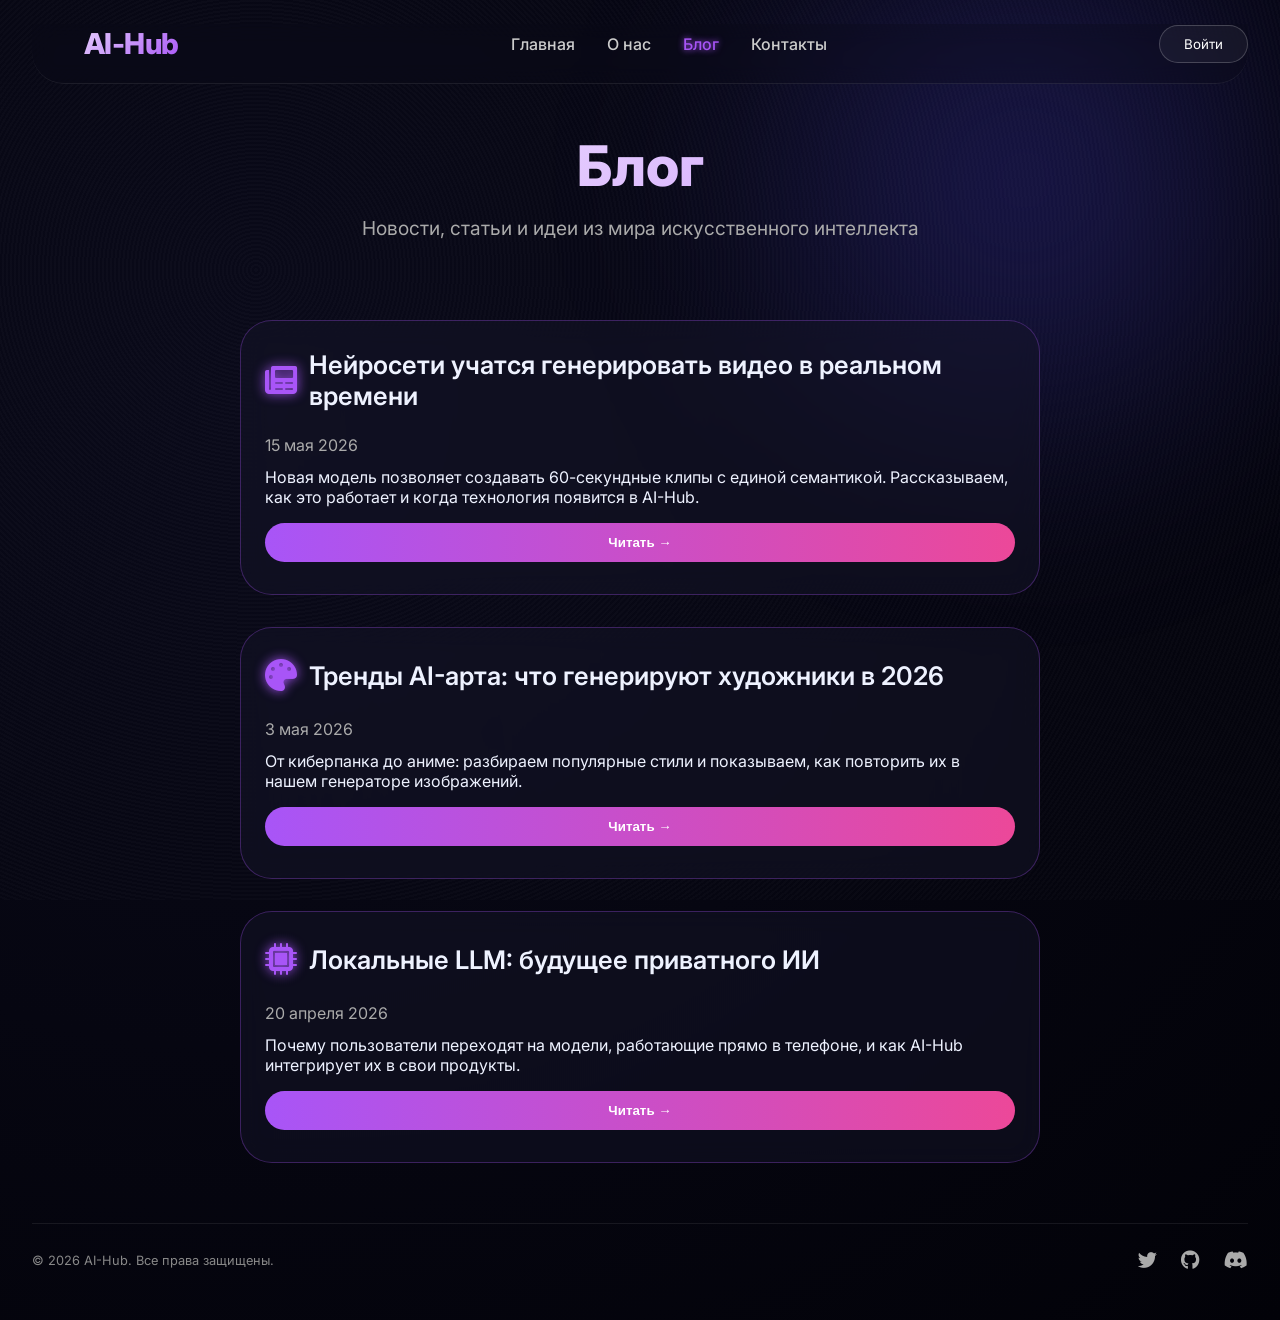
<file: blog.html>
<!DOCTYPE html>
<html lang="ru">
<head>
    <meta charset="UTF-8">
    <meta name="viewport" content="width=device-width, initial-scale=1.0, user-scalable=yes">
    <title>Блог | AI-Hub</title>
    <link rel="stylesheet" href="css/style.css">
    <link href="https://fonts.googleapis.com/css2?family=Inter:opsz,wght@14..32,300;14..32,400;14..32,600;14..32,700;14..32,800&display=swap" rel="stylesheet">
    <link rel="stylesheet" href="https://cdnjs.cloudflare.com/ajax/libs/font-awesome/6.0.0-beta3/css/all.min.css">
    <style>
        /* auth styles */
        .auth-area { display: flex; align-items: center; gap: 12px; }
        .glass-btn { background: rgba(255,255,255,0.05); border: 1px solid rgba(255,255,255,0.2); padding: 10px 24px; border-radius: 40px; color: white; cursor: pointer; transition: 0.2s; font-family: 'Inter', sans-serif; }
        .glass-btn:hover { background: rgba(168,85,247,0.3); border-color: #a855f7; }
        .profile-info { display: flex; align-items: center; gap: 16px; background: rgba(255,255,255,0.05); border: 1px solid rgba(168,85,247,0.4); border-radius: 40px; padding: 6px 18px 6px 12px; }
        .user-data { display: flex; flex-direction: column; color: #fff; }
        .user-name { font-weight: 600; font-size: 0.9rem; line-height: 1.2; }
        .user-id { font-size: 0.7rem; color: #a855f7; letter-spacing: 0.5px; }
        .balance-area { display: flex; align-items: center; gap: 6px; background: rgba(255,215,0,0.1); border: 1px solid rgba(255,215,0,0.4); border-radius: 20px; padding: 4px 10px; }
        .balance-area .coin-icon { color: #FFD700; font-size: 1rem; }
        .balance-amount { font-weight: 600; color: #FFD700; font-size: 0.9rem; }
        .topup-btn { background: rgba(168,85,247,0.2); border: 1px solid #a855f7; color: #a855f7; font-size: 0.85rem; padding: 6px 12px; border-radius: 20px; cursor: pointer; font-weight: 600; transition: 0.2s; }
        .topup-btn:hover { background: rgba(168,85,247,0.4); }
        .logout-btn { background: none; border: none; color: #ff4d6a; font-size: 1.1rem; cursor: pointer; padding: 4px; }

        .modal { display: none; position: fixed; top: 0; left: 0; width: 100%; height: 100%; background: rgba(0,0,0,0.7); backdrop-filter: blur(6px); justify-content: center; align-items: center; z-index: 1000; }
        .modal.active { display: flex; }
        .modal-content { background: rgba(20,20,40,0.95); backdrop-filter: blur(12px); border: 1px solid rgba(168,85,247,0.4); border-radius: 32px; padding: 32px; max-width: 400px; width: 90%; position: relative; animation: modalIn 0.3s ease; }
        @keyframes modalIn { from { transform: scale(0.9); opacity: 0; } to { transform: scale(1); opacity: 1; } }
        .modal-close { position: absolute; top: 16px; right: 20px; background: none; border: none; color: #aaa; font-size: 1.5rem; cursor: pointer; }
        .modal-tabs { display: flex; margin-bottom: 24px; border-bottom: 1px solid rgba(255,255,255,0.1); }
        .modal-tab { flex: 1; text-align: center; padding: 12px; cursor: pointer; font-weight: 500; color: #aaa; transition: 0.2s; border-bottom: 2px solid transparent; }
        .modal-tab.active { color: #a855f7; border-bottom-color: #a855f7; }
        .form-group { margin-bottom: 16px; }
        .form-group label { display: block; margin-bottom: 6px; font-size: 0.85rem; color: #ccc; }
        .form-group input { width: 100%; background: rgba(0,0,0,0.5); border: 1px solid rgba(168,85,247,0.5); border-radius: 12px; padding: 12px; color: white; font-family: 'Inter', sans-serif; }
        .form-group input:focus { outline: none; border-color: #a855f7; }
        .error-msg { color: #ff6b7a; font-size: 0.8rem; margin-top: 4px; display: none; }
        .submit-btn { background: linear-gradient(90deg, #a855f7, #ec4899); border: none; width: 100%; padding: 12px; border-radius: 40px; font-weight: 600; color: white; cursor: pointer; margin-top: 8px; font-family: 'Inter', sans-serif; }
        .package-grid { display: grid; grid-template-columns: 1fr 1fr; gap: 10px; margin: 20px 0; }
        .package-btn { background: rgba(168,85,247,0.1); border: 1px solid rgba(168,85,247,0.4); border-radius: 16px; padding: 12px; text-align: center; cursor: pointer; transition: 0.2s; color: #fff; }
        .package-btn:hover { background: rgba(168,85,247,0.3); border-color: #a855f7; }
        .package-amount { font-size: 1.2rem; font-weight: 700; color: #FFD700; }
        .package-price { font-size: 0.85rem; color: #aaa; }
        .custom-amount { display: flex; gap: 10px; align-items: center; }
        .custom-amount input { flex: 1; }
        .price-estimate { margin: 8px 0; font-size: 0.9rem; color: #FFD700; }
    </style>
</head>
<body>
    <div class="noise"></div>
    <div class="glow-orb"></div>

    <div class="container">
        <header>
            <div class="logo">
                <div class="logo-icon">✨</div>
                <span>AI-Hub</span>
            </div>
            <nav>
                <a href="index.html">Главная</a>
                <a href="about.html">О нас</a>
                <a href="blog.html" class="active">Блог</a>
                <a href="contacts.html">Контакты</a>
            </nav>
            <div class="auth-area" id="authArea">
                <button class="glass-btn" id="authBtn">Войти</button>
            </div>
        </header>

        <main>
            <div class="hero">
                <h1>Блог</h1>
                <p>Новости, статьи и идеи из мира искусственного интеллекта</p>
            </div>

            <div class="cards-container" style="flex-direction: column; align-items: center;">
                <div class="glass-card" style="max-width: 800px; width: 100%;">
                    <div class="card-header">
                        <div class="card-icon"><i class="fas fa-newspaper"></i></div>
                        <h2>Нейросети учатся генерировать видео в реальном времени</h2>
                    </div>
                    <p style="color: #aaa; margin-bottom: 12px;">15 мая 2026</p>
                    <p>Новая модель позволяет создавать 60-секундные клипы с единой семантикой. Рассказываем, как это работает и когда технология появится в AI-Hub.</p>
                    <button class="card-btn" style="margin-top: 16px;">Читать →</button>
                </div>
                <div class="glass-card" style="max-width: 800px; width: 100%;">
                    <div class="card-header">
                        <div class="card-icon"><i class="fas fa-palette"></i></div>
                        <h2>Тренды AI-арта: что генерируют художники в 2026</h2>
                    </div>
                    <p style="color: #aaa; margin-bottom: 12px;">3 мая 2026</p>
                    <p>От киберпанка до аниме: разбираем популярные стили и показываем, как повторить их в нашем генераторе изображений.</p>
                    <button class="card-btn" style="margin-top: 16px;">Читать →</button>
                </div>
                <div class="glass-card" style="max-width: 800px; width: 100%;">
                    <div class="card-header">
                        <div class="card-icon"><i class="fas fa-microchip"></i></div>
                        <h2>Локальные LLM: будущее приватного ИИ</h2>
                    </div>
                    <p style="color: #aaa; margin-bottom: 12px;">20 апреля 2026</p>
                    <p>Почему пользователи переходят на модели, работающие прямо в телефоне, и как AI-Hub интегрирует их в свои продукты.</p>
                    <button class="card-btn" style="margin-top: 16px;">Читать →</button>
                </div>
            </div>
        </main>

        <footer>
            <p>© 2026 AI-Hub. Все права защищены.</p>
            <div class="social-links">
                <a href="#"><i class="fab fa-twitter"></i></a>
                <a href="#"><i class="fab fa-github"></i></a>
                <a href="#"><i class="fab fa-discord"></i></a>
            </div>
        </footer>
    </div>

    <!-- Модалки -->
    <div class="modal" id="authModal">
        <div class="modal-content">
            <button class="modal-close" id="closeAuthModal">&times;</button>
            <div class="modal-tabs">
                <div class="modal-tab active" data-tab="login">Вход</div>
                <div class="modal-tab" data-tab="register">Регистрация</div>
            </div>
            <form id="loginForm">
                <div class="form-group">
                    <label>Имя пользователя (латиница)</label>
                    <input type="text" id="loginName" placeholder="username" required>
                    <div class="error-msg" id="loginError"></div>
                </div>
                <div class="form-group">
                    <label>Пароль</label>
                    <input type="password" id="loginPassword" placeholder="Пароль" required>
                </div>
                <button type="submit" class="submit-btn">Войти</button>
            </form>
            <form id="registerForm" style="display: none;">
                <div class="form-group">
                    <label>Имя пользователя (латиница)</label>
                    <input type="text" id="regName" placeholder="username" required>
                    <div class="error-msg" id="regNameError"></div>
                </div>
                <div class="form-group">
                    <label>Пароль (минимум 6 символов)</label>
                    <input type="password" id="regPassword" placeholder="Пароль" required>
                    <div class="error-msg" id="regPassError"></div>
                </div>
                <div class="form-group">
                    <label>Повторите пароль</label>
                    <input type="password" id="regPassword2" placeholder="Пароль ещё раз" required>
                    <div class="error-msg" id="regPass2Error"></div>
                </div>
                <button type="submit" class="submit-btn">Зарегистрироваться</button>
            </form>
        </div>
    </div>

    <div class="modal" id="topupModal">
        <div class="modal-content" style="max-width: 420px;">
            <button class="modal-close" id="closeTopupModal">&times;</button>
            <h3 style="margin-bottom: 16px; font-weight: 600;">Пополнение AI-Кредитов</h3>
            <div class="package-grid">
                <div class="package-btn" data-amount="100">100<br><span class="package-price">99 ₽</span></div>
                <div class="package-btn" data-amount="500">500<br><span class="package-price">449 ₽</span></div>
                <div class="package-btn" data-amount="1000">1 000<br><span class="package-price">849 ₽</span></div>
                <div class="package-btn" data-amount="5000">5 000<br><span class="package-price">3 999 ₽</span></div>
                <div class="package-btn" data-amount="10000">10 000<br><span class="package-price">7 499 ₽</span></div>
            </div>
            <div class="custom-amount">
                <input type="number" id="customAmount" placeholder="Введите сумму кредитов" min="1">
                <button class="submit-btn" id="calculateCustomBtn" style="width: auto; margin: 0;">Рассчитать</button>
            </div>
            <div class="price-estimate" id="priceEstimate"></div>
            <button class="submit-btn" id="buyBtn" disabled>Купить</button>
            <p class="error-msg" id="topupError" style="margin-top: 8px;"></p>
        </div>
    </div>

    <script>
        // ======== АВТОРИЗАЦИЯ (полный код) ========
        (() => {
            const USERS_KEY = 'aihub_users';
            const CURRENT_USER_KEY = 'aihub_currentUser';
            const BALANCES_KEY = 'aihub_balances';

            const getUsers = () => JSON.parse(localStorage.getItem(USERS_KEY)) || [];
            const saveUsers = (users) => localStorage.setItem(USERS_KEY, JSON.stringify(users));
            const getCurrentUser = () => JSON.parse(localStorage.getItem(CURRENT_USER_KEY));
            const setCurrentUser = (user) => localStorage.setItem(CURRENT_USER_KEY, JSON.stringify(user));
            const clearCurrentUser = () => localStorage.removeItem(CURRENT_USER_KEY);
            const getBalances = () => JSON.parse(localStorage.getItem(BALANCES_KEY)) || {};
            const saveBalances = (balances) => localStorage.setItem(BALANCES_KEY, JSON.stringify(balances));
            const getUserBalance = (userId) => {
                const b = getBalances();
                return b[userId] || 0;
            };
            const setUserBalance = (userId, amount) => {
                const b = getBalances();
                b[userId] = amount;
                saveBalances(b);
            };
            const START_BALANCE = 50;

            const authArea = document.getElementById('authArea');
            const authModal = document.getElementById('authModal');
            const closeAuthModalBtn = document.getElementById('closeAuthModal');
            const topupModal = document.getElementById('topupModal');
            const closeTopupModalBtn = document.getElementById('closeTopupModal');
            const tabs = document.querySelectorAll('#authModal .modal-tab');
            const loginForm = document.getElementById('loginForm');
            const registerForm = document.getElementById('registerForm');
            const loginName = document.getElementById('loginName');
            const loginPassword = document.getElementById('loginPassword');
            const loginError = document.getElementById('loginError');
            const regName = document.getElementById('regName');
            const regPassword = document.getElementById('regPassword');
            const regPassword2 = document.getElementById('regPassword2');
            const regNameError = document.getElementById('regNameError');
            const regPassError = document.getElementById('regPassError');
            const regPass2Error = document.getElementById('regPass2Error');
            const packageBtns = document.querySelectorAll('.package-btn');
            const customAmountInput = document.getElementById('customAmount');
            const priceEstimate = document.getElementById('priceEstimate');
            const buyBtn = document.getElementById('buyBtn');
            const topupError = document.getElementById('topupError');
            const calculateCustomBtn = document.getElementById('calculateCustomBtn');

            let selectedAmount = null;

            function renderAuthArea() {
                const user = getCurrentUser();
                authArea.innerHTML = '';
                if (user) {
                    const balance = getUserBalance(user.id);
                    const profileDiv = document.createElement('div');
                    profileDiv.className = 'profile-info';
                    profileDiv.innerHTML = `
                        <div class="user-data">
                            <span class="user-name">${user.name}</span>
                            <span class="user-id">ID: ${user.id}</span>
                        </div>
                        <div class="balance-area">
                            <i class="fas fa-coins coin-icon"></i>
                            <span class="balance-amount" id="balanceDisplay">${balance}</span>
                        </div>
                        <button class="topup-btn" id="topupBtn">+ Пополнить</button>
                        <button class="logout-btn" id="logoutBtn" title="Выйти"><i class="fas fa-sign-out-alt"></i></button>
                    `;
                    authArea.appendChild(profileDiv);
                    document.getElementById('topupBtn').addEventListener('click', openTopupModal);
                    document.getElementById('logoutBtn').addEventListener('click', logout);
                } else {
                    const btn = document.createElement('button');
                    btn.className = 'glass-btn';
                    btn.id = 'authBtn';
                    btn.textContent = 'Войти';
                    btn.addEventListener('click', openAuthModal);
                    authArea.appendChild(btn);
                }
            }

            function updateBalanceDisplay() {
                const user = getCurrentUser();
                if (user) {
                    const balance = getUserBalance(user.id);
                    const disp = document.getElementById('balanceDisplay');
                    if (disp) disp.textContent = balance;
                }
            }

            function openAuthModal() {
                authModal.classList.add('active');
                loginForm.reset();
                registerForm.reset();
                hideAuthErrors();
                switchAuthTab('login');
            }
            function closeAuthModal() { authModal.classList.remove('active'); }
            function hideAuthErrors() {
                loginError.style.display = 'none';
                regNameError.style.display = 'none';
                regPassError.style.display = 'none';
                regPass2Error.style.display = 'none';
            }
            function switchAuthTab(tab) {
                tabs.forEach(t => t.classList.remove('active'));
                if (tab === 'login') {
                    document.querySelector('[data-tab="login"]').classList.add('active');
                    loginForm.style.display = 'block';
                    registerForm.style.display = 'none';
                } else {
                    document.querySelector('[data-tab="register"]').classList.add('active');
                    loginForm.style.display = 'none';
                    registerForm.style.display = 'block';
                }
                hideAuthErrors();
            }

            function isValidUsername(name) { return /^[a-zA-Z0-9]+$/.test(name); }
            function generateUserId() { return 'U' + Math.random().toString(16).slice(2, 10).toUpperCase(); }

            loginForm.addEventListener('submit', (e) => {
                e.preventDefault();
                hideAuthErrors();
                const name = loginName.value.trim();
                const pass = loginPassword.value;
                if (!isValidUsername(name)) {
                    loginError.textContent = 'Имя может содержать только латинские буквы и цифры';
                    loginError.style.display = 'block';
                    return;
                }
                const users = getUsers();
                const user = users.find(u => u.name.toLowerCase() === name.toLowerCase() && u.password === pass);
                if (!user) {
                    loginError.textContent = 'Неверное имя пользователя или пароль';
                    loginError.style.display = 'block';
                    return;
                }
                setCurrentUser({ name: user.name, id: user.id });
                closeAuthModal();
                renderAuthArea();
            });

            registerForm.addEventListener('submit', (e) => {
                e.preventDefault();
                hideAuthErrors();
                const name = regName.value.trim();
                const pass = regPassword.value;
                const pass2 = regPassword2.value;
                if (!isValidUsername(name)) {
                    regNameError.textContent = 'Имя может содержать только латинские буквы и цифры';
                    regNameError.style.display = 'block';
                    return;
                }
                if (pass.length < 6) {
                    regPassError.textContent = 'Пароль должен быть не менее 6 символов';
                    regPassError.style.display = 'block';
                    return;
                }
                if (pass !== pass2) {
                    regPass2Error.textContent = 'Пароли не совпадают';
                    regPass2Error.style.display = 'block';
                    return;
                }
                const users = getUsers();
                if (users.some(u => u.name.toLowerCase() === name.toLowerCase())) {
                    regNameError.textContent = 'Пользователь с таким именем уже существует';
                    regNameError.style.display = 'block';
                    return;
                }
                const newUser = { name, password: pass, id: generateUserId() };
                users.push(newUser);
                saveUsers(users);
                setUserBalance(newUser.id, START_BALANCE);
                setCurrentUser({ name: newUser.name, id: newUser.id });
                closeAuthModal();
                renderAuthArea();
            });

            function logout() {
                clearCurrentUser();
                renderAuthArea();
            }

            tabs.forEach(tab => tab.addEventListener('click', () => switchAuthTab(tab.dataset.tab)));
            closeAuthModalBtn.addEventListener('click', closeAuthModal);
            window.addEventListener('click', (e) => {
                if (e.target === authModal) closeAuthModal();
                if (e.target === topupModal) closeTopupModal();
            });

            function openTopupModal() {
                topupModal.classList.add('active');
                selectedAmount = null;
                customAmountInput.value = '';
                priceEstimate.textContent = '';
                buyBtn.disabled = true;
                topupError.style.display = 'none';
            }
            function closeTopupModal() { topupModal.classList.remove('active'); }
            closeTopupModalBtn.addEventListener('click', closeTopupModal);

            packageBtns.forEach(btn => {
                btn.addEventListener('click', () => {
                    selectedAmount = parseInt(btn.dataset.amount);
                    customAmountInput.value = '';
                    const price = Math.round(selectedAmount * 0.99);
                    priceEstimate.textContent = `К оплате: ${price} ₽`;
                    buyBtn.disabled = false;
                    topupError.style.display = 'none';
                });
            });

            calculateCustomBtn.addEventListener('click', () => {
                const val = parseInt(customAmountInput.value);
                if (isNaN(val) || val < 1) {
                    priceEstimate.textContent = 'Введите корректную сумму';
                    buyBtn.disabled = true;
                    return;
                }
                selectedAmount = val;
                const price = (val * 0.99).toFixed(2);
                priceEstimate.textContent = `К оплате: ${price} ₽`;
                buyBtn.disabled = false;
                topupError.style.display = 'none';
            });

            buyBtn.addEventListener('click', () => {
                if (!selectedAmount || selectedAmount < 1) return;
                const user = getCurrentUser();
                if (!user) {
                    topupError.textContent = 'Ошибка авторизации';
                    topupError.style.display = 'block';
                    return;
                }
                const currentBalance = getUserBalance(user.id);
                const newBalance = currentBalance + selectedAmount;
                setUserBalance(user.id, newBalance);
                updateBalanceDisplay();
                alert(`✅ Баланс пополнен на ${selectedAmount} AI-Кредитов.\nТекущий баланс: ${newBalance} кредитов.`);
                closeTopupModal();
            });

            renderAuthArea();
        })();
    </script>
</body>
</html>
</file>
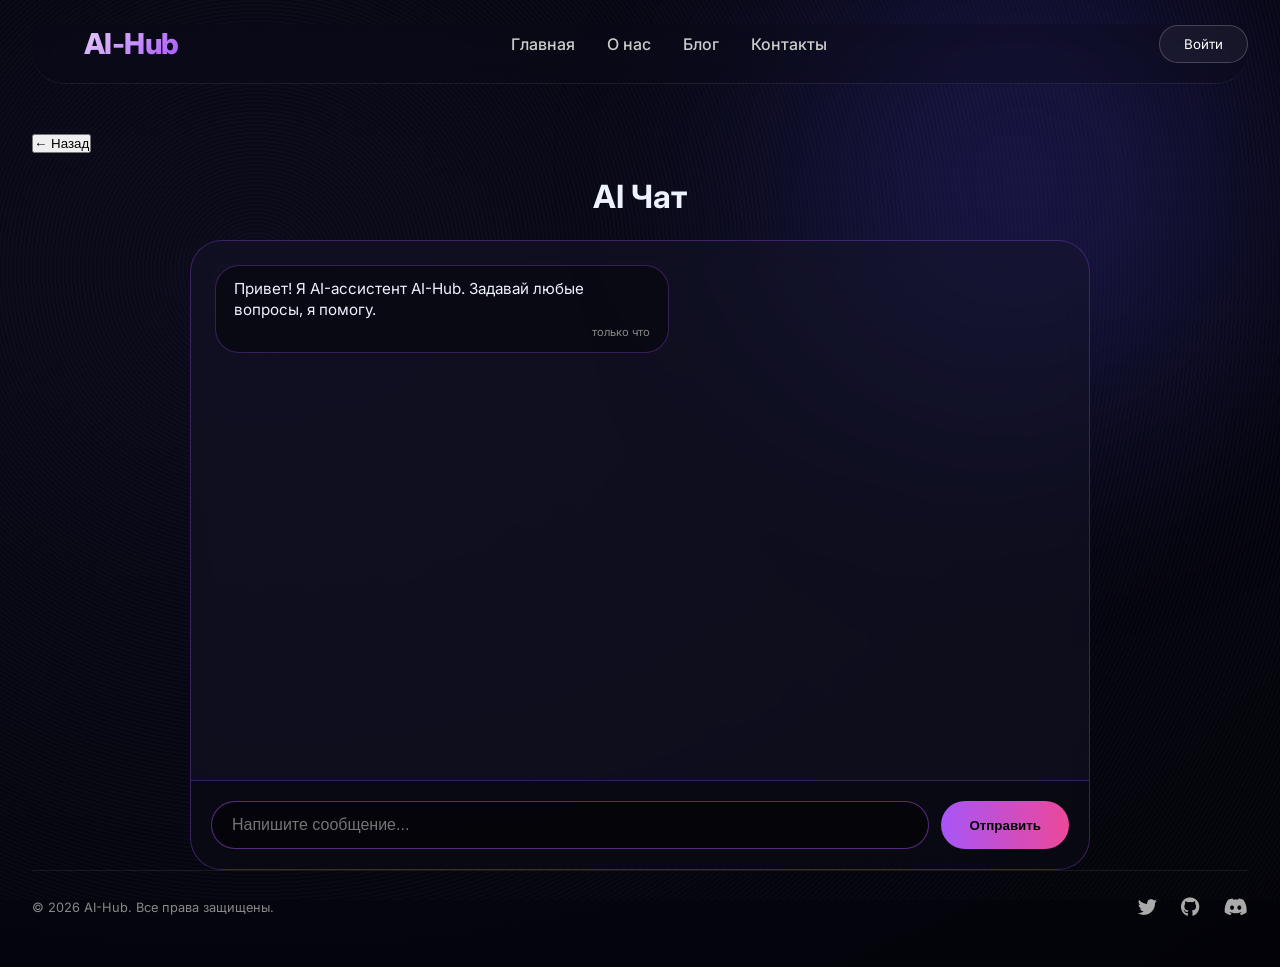
<file: chat.html>
<!DOCTYPE html>
<html lang="ru">
<head>
    <meta charset="UTF-8">
    <meta name="viewport" content="width=device-width, initial-scale=1.0, user-scalable=yes">
    <title>AI Чат | AI-Hub</title>
    <link rel="stylesheet" href="css/style.css">
    <link href="https://fonts.googleapis.com/css2?family=Inter:opsz,wght@14..32,300;14..32,400;14..32,600;14..32,700;14..32,800&display=swap" rel="stylesheet">
    <link rel="stylesheet" href="https://cdnjs.cloudflare.com/ajax/libs/font-awesome/6.0.0-beta3/css/all.min.css">
    <style>
        /* ... сохраняем старые стили чата ... */
        .chat-container {
            max-width: 900px; margin: 0 auto; background: rgba(20,20,40,0.5);
            backdrop-filter: blur(12px); border-radius: 32px; border: 1px solid rgba(168,85,247,0.3);
            overflow: hidden; display: flex; flex-direction: column; height: 70vh; min-height: 500px;
        }
        .chat-messages { flex: 1; overflow-y: auto; padding: 24px; display: flex; flex-direction: column; gap: 16px; }
        .chat-message { display: flex; gap: 12px; max-width: 80%; }
        .chat-message.user { align-self: flex-end; flex-direction: row-reverse; }
        .chat-message.ai { align-self: flex-start; }
        .message-bubble { padding: 12px 18px; border-radius: 24px; background: rgba(0,0,0,0.4); border: 1px solid rgba(168,85,247,0.3); color: #eef2ff; font-size: 0.95rem; line-height: 1.4; }
        .chat-message.user .message-bubble { background: rgba(168,85,247,0.3); border-color: #a855f7; }
        .message-time { font-size: 0.7rem; color: #888; margin-top: 4px; text-align: right; }
        .chat-input-area { padding: 20px; background: rgba(0,0,0,0.3); border-top: 1px solid rgba(168,85,247,0.3); display: flex; gap: 12px; }
        .chat-input-area input { flex: 1; background: rgba(0,0,0,0.5); border: 1px solid rgba(168,85,247,0.5); border-radius: 40px; padding: 14px 20px; color: white; font-size: 1rem; }
        .chat-input-area input:focus { outline: none; border-color: #a855f7; box-shadow: 0 0 8px rgba(168,85,247,0.4); }
        .chat-input-area button { background: linear-gradient(90deg, #a855f7, #ec4899); border: none; border-radius: 40px; padding: 0 28px; font-weight: 600; cursor: pointer; transition: 0.2s; }
        .chat-input-area button:hover { opacity: 0.9; transform: scale(0.98); }

        /* auth styles (скопированы из index) */
        .auth-area { display: flex; align-items: center; gap: 12px; }
        .glass-btn { background: rgba(255,255,255,0.05); border: 1px solid rgba(255,255,255,0.2); padding: 10px 24px; border-radius: 40px; color: white; cursor: pointer; transition: 0.2s; font-family: 'Inter', sans-serif; }
        .glass-btn:hover { background: rgba(168,85,247,0.3); border-color: #a855f7; }
        .profile-info { display: flex; align-items: center; gap: 16px; background: rgba(255,255,255,0.05); border: 1px solid rgba(168,85,247,0.4); border-radius: 40px; padding: 6px 18px 6px 12px; }
        .user-data { display: flex; flex-direction: column; color: #fff; }
        .user-name { font-weight: 600; font-size: 0.9rem; }
        .user-id { font-size: 0.7rem; color: #a855f7; }
        .balance-area { display: flex; align-items: center; gap: 6px; background: rgba(255,215,0,0.1); border: 1px solid rgba(255,215,0,0.4); border-radius: 20px; padding: 4px 10px; }
        .balance-area .coin-icon { color: #FFD700; font-size: 1rem; }
        .balance-amount { font-weight: 600; color: #FFD700; font-size: 0.9rem; }
        .topup-btn { background: rgba(168,85,247,0.2); border: 1px solid #a855f7; color: #a855f7; font-size: 0.85rem; padding: 6px 12px; border-radius: 20px; cursor: pointer; font-weight: 600; }
        .logout-btn { background: none; border: none; color: #ff4d6a; font-size: 1.1rem; cursor: pointer; padding: 4px; }

        .modal { display: none; position: fixed; top: 0; left: 0; width: 100%; height: 100%; background: rgba(0,0,0,0.7); backdrop-filter: blur(6px); justify-content: center; align-items: center; z-index: 1000; }
        .modal.active { display: flex; }
        .modal-content { background: rgba(20,20,40,0.95); backdrop-filter: blur(12px); border: 1px solid rgba(168,85,247,0.4); border-radius: 32px; padding: 32px; max-width: 400px; width: 90%; position: relative; animation: modalIn 0.3s ease; }
        @keyframes modalIn { from { transform: scale(0.9); opacity: 0; } to { transform: scale(1); opacity: 1; } }
        .modal-close { position: absolute; top: 16px; right: 20px; background: none; border: none; color: #aaa; font-size: 1.5rem; cursor: pointer; }
        .modal-tabs { display: flex; margin-bottom: 24px; border-bottom: 1px solid rgba(255,255,255,0.1); }
        .modal-tab { flex: 1; text-align: center; padding: 12px; cursor: pointer; font-weight: 500; color: #aaa; transition: 0.2s; border-bottom: 2px solid transparent; }
        .modal-tab.active { color: #a855f7; border-bottom-color: #a855f7; }
        .form-group { margin-bottom: 16px; }
        .form-group label { display: block; margin-bottom: 6px; font-size: 0.85rem; color: #ccc; }
        .form-group input { width: 100%; background: rgba(0,0,0,0.5); border: 1px solid rgba(168,85,247,0.5); border-radius: 12px; padding: 12px; color: white; font-family: 'Inter', sans-serif; }
        .form-group input:focus { outline: none; border-color: #a855f7; }
        .error-msg { color: #ff6b7a; font-size: 0.8rem; margin-top: 4px; display: none; }
        .submit-btn { background: linear-gradient(90deg, #a855f7, #ec4899); border: none; width: 100%; padding: 12px; border-radius: 40px; font-weight: 600; color: white; cursor: pointer; margin-top: 8px; font-family: 'Inter', sans-serif; }
        .package-grid { display: grid; grid-template-columns: 1fr 1fr; gap: 10px; margin: 20px 0; }
        .package-btn { background: rgba(168,85,247,0.1); border: 1px solid rgba(168,85,247,0.4); border-radius: 16px; padding: 12px; text-align: center; cursor: pointer; transition: 0.2s; color: #fff; }
        .package-btn:hover { background: rgba(168,85,247,0.3); border-color: #a855f7; }
        .package-amount { font-size: 1.2rem; font-weight: 700; color: #FFD700; }
        .package-price { font-size: 0.85rem; color: #aaa; }
        .custom-amount { display: flex; gap: 10px; align-items: center; }
        .custom-amount input { flex: 1; }
        .price-estimate { margin: 8px 0; font-size: 0.9rem; color: #FFD700; }
    </style>
</head>
<body>
    <div class="noise"></div>
    <div class="glow-orb"></div>

    <div class="container">
        <header>
            <div class="logo">
                <div class="logo-icon">✨</div>
                <span>AI-Hub</span>
            </div>
            <nav>
                <a href="index.html">Главная</a>
                <a href="about.html">О нас</a>
                <a href="blog.html">Блог</a>
                <a href="contacts.html">Контакты</a>
            </nav>
            <div class="auth-area" id="authArea">
                <button class="glass-btn" id="authBtn">Войти</button>
            </div>
        </header>

        <main>
            <div style="margin-bottom: 24px;">
                <button class="back-btn" onclick="history.back()">← Назад</button>
            </div>
            <h1 style="text-align: center; margin-bottom: 24px;">AI Чат</h1>
            <div class="chat-container">
                <div class="chat-messages" id="chatMessages">
                    <div class="chat-message ai">
                        <div class="message-bubble">
                            Привет! Я AI-ассистент AI-Hub. Задавай любые вопросы, я помогу.
                            <div class="message-time">только что</div>
                        </div>
                    </div>
                </div>
                <div class="chat-input-area">
                    <input type="text" id="messageInput" placeholder="Напишите сообщение..." autocomplete="off">
                    <button id="sendBtn">Отправить</button>
                </div>
            </div>
        </main>

        <footer>
            <p>© 2026 AI-Hub. Все права защищены.</p>
            <div class="social-links">
                <a href="#"><i class="fab fa-twitter"></i></a>
                <a href="#"><i class="fab fa-github"></i></a>
                <a href="#"><i class="fab fa-discord"></i></a>
            </div>
        </footer>
    </div>

    <!-- Модальные окна входа/регистрации и пополнения -->
    <div class="modal" id="authModal">
        <div class="modal-content">
            <button class="modal-close" id="closeAuthModal">&times;</button>
            <div class="modal-tabs">
                <div class="modal-tab active" data-tab="login">Вход</div>
                <div class="modal-tab" data-tab="register">Регистрация</div>
            </div>
            <form id="loginForm">
                <div class="form-group">
                    <label>Имя пользователя (латиница)</label>
                    <input type="text" id="loginName" placeholder="username" required>
                    <div class="error-msg" id="loginError"></div>
                </div>
                <div class="form-group">
                    <label>Пароль</label>
                    <input type="password" id="loginPassword" placeholder="Пароль" required>
                </div>
                <button type="submit" class="submit-btn">Войти</button>
            </form>
            <form id="registerForm" style="display: none;">
                <div class="form-group">
                    <label>Имя пользователя (латиница)</label>
                    <input type="text" id="regName" placeholder="username" required>
                    <div class="error-msg" id="regNameError"></div>
                </div>
                <div class="form-group">
                    <label>Пароль (минимум 6 символов)</label>
                    <input type="password" id="regPassword" placeholder="Пароль" required>
                    <div class="error-msg" id="regPassError"></div>
                </div>
                <div class="form-group">
                    <label>Повторите пароль</label>
                    <input type="password" id="regPassword2" placeholder="Пароль ещё раз" required>
                    <div class="error-msg" id="regPass2Error"></div>
                </div>
                <button type="submit" class="submit-btn">Зарегистрироваться</button>
            </form>
        </div>
    </div>

    <div class="modal" id="topupModal">
        <div class="modal-content" style="max-width: 420px;">
            <button class="modal-close" id="closeTopupModal">&times;</button>
            <h3 style="margin-bottom: 16px; font-weight: 600;">Пополнение AI-Кредитов</h3>
            <div class="package-grid">
                <div class="package-btn" data-amount="100">100<br><span class="package-price">99 ₽</span></div>
                <div class="package-btn" data-amount="500">500<br><span class="package-price">449 ₽</span></div>
                <div class="package-btn" data-amount="1000">1 000<br><span class="package-price">849 ₽</span></div>
                <div class="package-btn" data-amount="5000">5 000<br><span class="package-price">3 999 ₽</span></div>
                <div class="package-btn" data-amount="10000">10 000<br><span class="package-price">7 499 ₽</span></div>
            </div>
            <div class="custom-amount">
                <input type="number" id="customAmount" placeholder="Введите сумму кредитов" min="1">
                <button class="submit-btn" id="calculateCustomBtn" style="width: auto; margin: 0;">Рассчитать</button>
            </div>
            <div class="price-estimate" id="priceEstimate"></div>
            <button class="submit-btn" id="buyBtn" disabled>Купить</button>
            <p class="error-msg" id="topupError" style="margin-top: 8px;"></p>
        </div>
    </div>

    <script>
        // ======== АВТОРИЗАЦИЯ И БАЛАНС ========
        (() => {
            const USERS_KEY = 'aihub_users';
            const CURRENT_USER_KEY = 'aihub_currentUser';
            const BALANCES_KEY = 'aihub_balances';

            const getUsers = () => JSON.parse(localStorage.getItem(USERS_KEY)) || [];
            const saveUsers = (users) => localStorage.setItem(USERS_KEY, JSON.stringify(users));
            const getCurrentUser = () => JSON.parse(localStorage.getItem(CURRENT_USER_KEY));
            const setCurrentUser = (user) => localStorage.setItem(CURRENT_USER_KEY, JSON.stringify(user));
            const clearCurrentUser = () => localStorage.removeItem(CURRENT_USER_KEY);
            const getBalances = () => JSON.parse(localStorage.getItem(BALANCES_KEY)) || {};
            const saveBalances = (balances) => localStorage.setItem(BALANCES_KEY, JSON.stringify(balances));
            const getUserBalance = (userId) => { const b = getBalances(); return b[userId] || 0; };
            const setUserBalance = (userId, amount) => { const b = getBalances(); b[userId] = amount; saveBalances(b); };

            const START_BALANCE = 50;

            const authArea = document.getElementById('authArea');
            const authModal = document.getElementById('authModal');
            const closeAuthModalBtn = document.getElementById('closeAuthModal');
            const topupModal = document.getElementById('topupModal');
            const closeTopupModalBtn = document.getElementById('closeTopupModal');
            const tabs = document.querySelectorAll('#authModal .modal-tab');
            const loginForm = document.getElementById('loginForm');
            const registerForm = document.getElementById('registerForm');
            const loginName = document.getElementById('loginName');
            const loginPassword = document.getElementById('loginPassword');
            const loginError = document.getElementById('loginError');
            const regName = document.getElementById('regName');
            const regPassword = document.getElementById('regPassword');
            const regPassword2 = document.getElementById('regPassword2');
            const regNameError = document.getElementById('regNameError');
            const regPassError = document.getElementById('regPassError');
            const regPass2Error = document.getElementById('regPass2Error');
            const packageBtns = document.querySelectorAll('.package-btn');
            const customAmountInput = document.getElementById('customAmount');
            const priceEstimate = document.getElementById('priceEstimate');
            const buyBtn = document.getElementById('buyBtn');
            const topupError = document.getElementById('topupError');
            const calculateCustomBtn = document.getElementById('calculateCustomBtn');

            let selectedAmount = null;

            function renderAuthArea() {
                const user = getCurrentUser();
                authArea.innerHTML = '';
                if (user) {
                    const balance = getUserBalance(user.id);
                    const div = document.createElement('div');
                    div.className = 'profile-info';
                    div.innerHTML = `
                        <div class="user-data">
                            <span class="user-name">${user.name}</span>
                            <span class="user-id">ID: ${user.id}</span>
                        </div>
                        <div class="balance-area">
                            <i class="fas fa-coins coin-icon"></i>
                            <span class="balance-amount" id="balanceDisplay">${balance}</span>
                        </div>
                        <button class="topup-btn" id="topupBtn">+ Пополнить</button>
                        <button class="logout-btn" id="logoutBtn" title="Выйти"><i class="fas fa-sign-out-alt"></i></button>
                    `;
                    authArea.appendChild(div);
                    document.getElementById('topupBtn').addEventListener('click', openTopupModal);
                    document.getElementById('logoutBtn').addEventListener('click', logout);
                } else {
                    const btn = document.createElement('button');
                    btn.className = 'glass-btn';
                    btn.id = 'authBtn';
                    btn.textContent = 'Войти';
                    btn.addEventListener('click', openAuthModal);
                    authArea.appendChild(btn);
                }
            }

            function updateBalanceDisplay() {
                const user = getCurrentUser();
                if (user) {
                    const balance = getUserBalance(user.id);
                    const disp = document.getElementById('balanceDisplay');
                    if (disp) disp.textContent = balance;
                }
            }

            function openAuthModal() {
                authModal.classList.add('active');
                loginForm.reset(); registerForm.reset();
                hideAuthErrors(); switchAuthTab('login');
            }
            function closeAuthModal() { authModal.classList.remove('active'); }
            function hideAuthErrors() {
                loginError.style.display = 'none';
                regNameError.style.display = 'none';
                regPassError.style.display = 'none';
                regPass2Error.style.display = 'none';
            }
            function switchAuthTab(tab) {
                tabs.forEach(t => t.classList.remove('active'));
                if (tab === 'login') {
                    document.querySelector('[data-tab="login"]').classList.add('active');
                    loginForm.style.display = 'block'; registerForm.style.display = 'none';
                } else {
                    document.querySelector('[data-tab="register"]').classList.add('active');
                    loginForm.style.display = 'none'; registerForm.style.display = 'block';
                }
                hideAuthErrors();
            }

            function isValidUsername(name) { return /^[a-zA-Z0-9]+$/.test(name); }
            function generateUserId() { return 'U' + Math.random().toString(16).slice(2, 10).toUpperCase(); }

            loginForm.addEventListener('submit', (e) => {
                e.preventDefault(); hideAuthErrors();
                const name = loginName.value.trim(), pass = loginPassword.value;
                if (!isValidUsername(name)) {
                    loginError.textContent = 'Имя может содержать только латинские буквы и цифры'; loginError.style.display = 'block'; return;
                }
                const users = getUsers();
                const user = users.find(u => u.name.toLowerCase() === name.toLowerCase() && u.password === pass);
                if (!user) {
                    loginError.textContent = 'Неверное имя пользователя или пароль'; loginError.style.display = 'block'; return;
                }
                setCurrentUser({ name: user.name, id: user.id });
                closeAuthModal(); renderAuthArea();
            });

            registerForm.addEventListener('submit', (e) => {
                e.preventDefault(); hideAuthErrors();
                const name = regName.value.trim(), pass = regPassword.value, pass2 = regPassword2.value;
                if (!isValidUsername(name)) {
                    regNameError.textContent = 'Имя может содержать только латинские буквы и цифры'; regNameError.style.display = 'block'; return;
                }
                if (pass.length < 6) {
                    regPassError.textContent = 'Пароль должен быть не менее 6 символов'; regPassError.style.display = 'block'; return;
                }
                if (pass !== pass2) {
                    regPass2Error.textContent = 'Пароли не совпадают'; regPass2Error.style.display = 'block'; return;
                }
                const users = getUsers();
                if (users.some(u => u.name.toLowerCase() === name.toLowerCase())) {
                    regNameError.textContent = 'Пользователь с таким именем уже существует'; regNameError.style.display = 'block'; return;
                }
                const newUser = { name, password: pass, id: generateUserId() };
                users.push(newUser);
                saveUsers(users);
                setUserBalance(newUser.id, START_BALANCE);
                setCurrentUser({ name: newUser.name, id: newUser.id });
                closeAuthModal(); renderAuthArea();
            });

            function logout() { clearCurrentUser(); renderAuthArea(); }

            tabs.forEach(tab => tab.addEventListener('click', () => switchAuthTab(tab.dataset.tab)));
            closeAuthModalBtn.addEventListener('click', closeAuthModal);
            window.addEventListener('click', (e) => {
                if (e.target === authModal) closeAuthModal();
                if (e.target === topupModal) closeTopupModal();
            });

            function openTopupModal() {
                topupModal.classList.add('active');
                selectedAmount = null; customAmountInput.value = ''; priceEstimate.textContent = ''; buyBtn.disabled = true; topupError.style.display = 'none';
            }
            function closeTopupModal() { topupModal.classList.remove('active'); }
            closeTopupModalBtn.addEventListener('click', closeTopupModal);

            packageBtns.forEach(btn => {
                btn.addEventListener('click', () => {
                    selectedAmount = parseInt(btn.dataset.amount);
                    customAmountInput.value = '';
                    const price = Math.round(selectedAmount * 0.99);
                    priceEstimate.textContent = `К оплате: ${price} ₽`;
                    buyBtn.disabled = false; topupError.style.display = 'none';
                });
            });

            calculateCustomBtn.addEventListener('click', () => {
                const val = parseInt(customAmountInput.value);
                if (isNaN(val) || val < 1) { priceEstimate.textContent = 'Введите корректную сумму'; buyBtn.disabled = true; return; }
                selectedAmount = val;
                const price = (val * 0.99).toFixed(2);
                priceEstimate.textContent = `К оплате: ${price} ₽`;
                buyBtn.disabled = false; topupError.style.display = 'none';
            });

            buyBtn.addEventListener('click', () => {
                if (!selectedAmount || selectedAmount < 1) return;
                const user = getCurrentUser();
                if (!user) { topupError.textContent = 'Ошибка авторизации'; topupError.style.display = 'block'; return; }
                const currentBalance = getUserBalance(user.id);
                const newBalance = currentBalance + selectedAmount;
                setUserBalance(user.id, newBalance);
                updateBalanceDisplay();
                alert(`✅ Баланс пополнен на ${selectedAmount} AI-Кредитов.\nТекущий баланс: ${newBalance} кредитов.`);
                closeTopupModal();
            });

            renderAuthArea();
        })();

        // ======== ЛОГИКА ЧАТА ========
        const messagesContainer = document.getElementById('chatMessages');
        const messageInput = document.getElementById('messageInput');
        const sendBtn = document.getElementById('sendBtn');

        function addMessage(text, isUser = true) {
            const div = document.createElement('div');
            div.className = `chat-message ${isUser ? 'user' : 'ai'}`;
            const time = new Date().toLocaleTimeString([], { hour:'2-digit', minute:'2-digit' });
            div.innerHTML = `<div class="message-bubble">${text}<div class="message-time">${time}</div></div>`;
            messagesContainer.appendChild(div);
            messagesContainer.scrollTop = messagesContainer.scrollHeight;
        }

        function showTypingIndicator() {
            const div = document.createElement('div');
            div.className = 'chat-message ai';
            div.id = 'typingIndicator';
            div.innerHTML = '<div class="typing-indicator-chat"><span></span><span></span><span></span></div>';
            messagesContainer.appendChild(div);
            messagesContainer.scrollTop = messagesContainer.scrollHeight;
        }

        function removeTypingIndicator() {
            const ind = document.getElementById('typingIndicator');
            if (ind) ind.remove();
        }

        function getAIResponse(msg) {
            const lower = msg.toLowerCase();
            if (lower.includes('привет') || lower.includes('здравствуй')) return "Привет! Рад тебя видеть. Чем могу помочь?";
            if (lower.includes('как дела')) return "У меня всё отлично! Я здесь, чтобы помогать тебе. А у тебя?";
            if (lower.includes('что ты умеешь')) return "Я умею отвечать на вопросы, генерировать идеи, помогать с текстами. В будущем я смогу создавать картинки и видео!";
            if (lower.includes('помощь')) return "Можешь спросить меня о чём угодно: технологии, творчество, советы. Попробуй!";
            return "Интересный вопрос! Я пока учусь, но скоро смогу отвечать подробнее. Попробуй спросить что-то ещё!";
        }

        function sendMessage() {
            const text = messageInput.value.trim();
            if (!text) return;
            addMessage(text, true);
            messageInput.value = '';
            showTypingIndicator();
            setTimeout(() => {
                const reply = getAIResponse(text);
                removeTypingIndicator();
                addMessage(reply, false);
            }, 1000 + Math.random() * 1000);
        }

        sendBtn.addEventListener('click', sendMessage);
        messageInput.addEventListener('keypress', (e) => { if (e.key === 'Enter') sendMessage(); });
    </script>
</body>
</html>
</file>
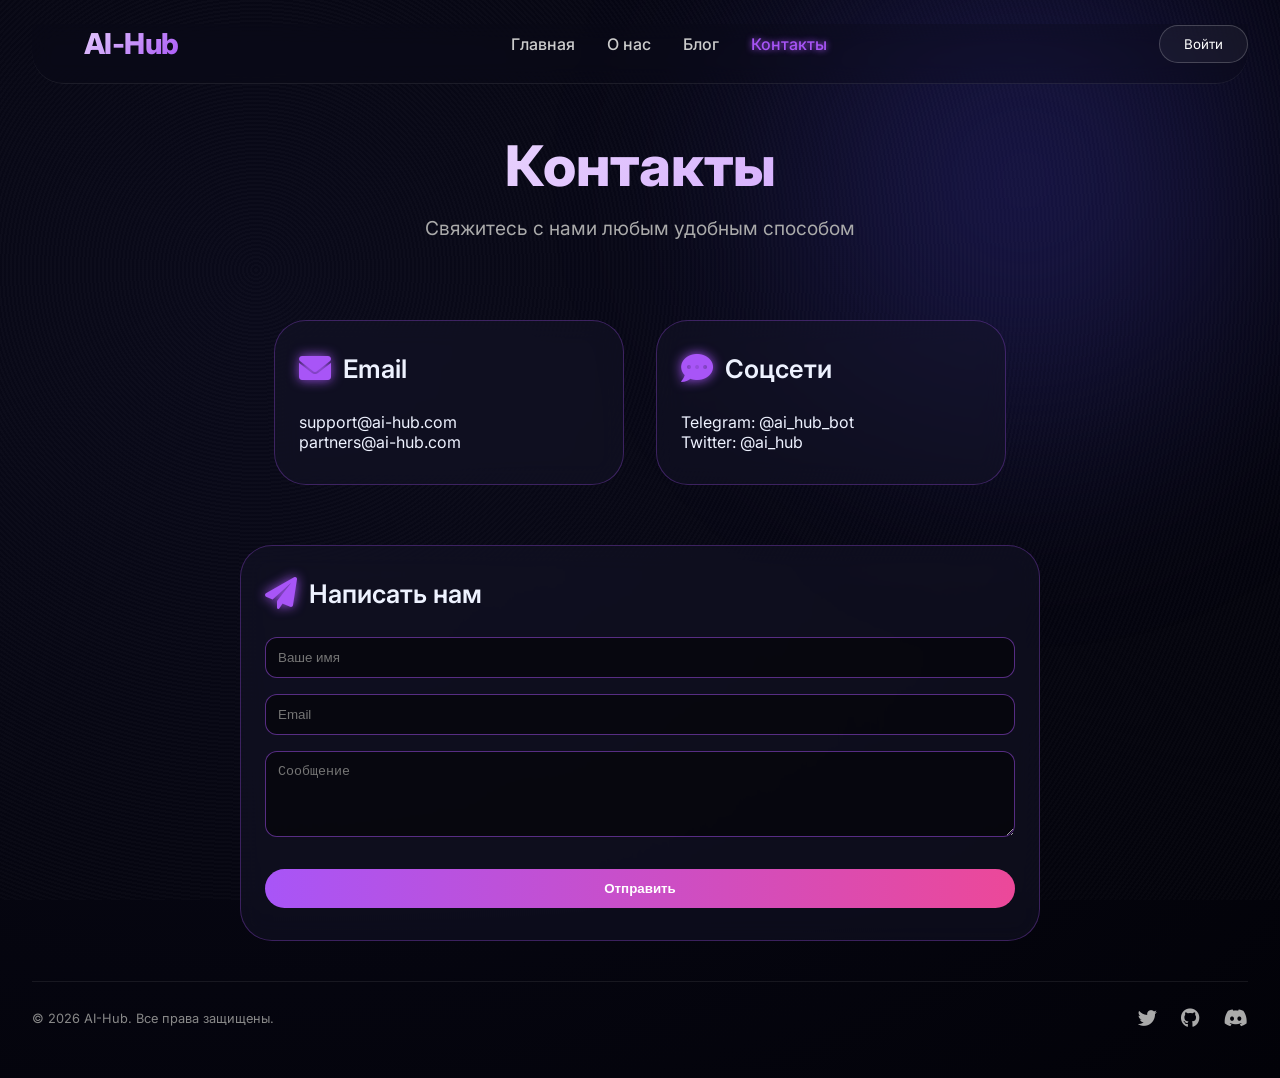
<file: contacts.html>
<!DOCTYPE html>
<html lang="ru">
<head>
    <meta charset="UTF-8">
    <meta name="viewport" content="width=device-width, initial-scale=1.0, user-scalable=yes">
    <title>Контакты | AI-Hub</title>
    <link rel="stylesheet" href="css/style.css">
    <link href="https://fonts.googleapis.com/css2?family=Inter:opsz,wght@14..32,300;14..32,400;14..32,600;14..32,700;14..32,800&display=swap" rel="stylesheet">
    <link rel="stylesheet" href="https://cdnjs.cloudflare.com/ajax/libs/font-awesome/6.0.0-beta3/css/all.min.css">
    <style>
        /* auth styles */
        .auth-area { display: flex; align-items: center; gap: 12px; }
        .glass-btn { background: rgba(255,255,255,0.05); border: 1px solid rgba(255,255,255,0.2); padding: 10px 24px; border-radius: 40px; color: white; cursor: pointer; transition: 0.2s; font-family: 'Inter', sans-serif; }
        .glass-btn:hover { background: rgba(168,85,247,0.3); border-color: #a855f7; }
        .profile-info { display: flex; align-items: center; gap: 16px; background: rgba(255,255,255,0.05); border: 1px solid rgba(168,85,247,0.4); border-radius: 40px; padding: 6px 18px 6px 12px; }
        .user-data { display: flex; flex-direction: column; color: #fff; }
        .user-name { font-weight: 600; font-size: 0.9rem; line-height: 1.2; }
        .user-id { font-size: 0.7rem; color: #a855f7; letter-spacing: 0.5px; }
        .balance-area { display: flex; align-items: center; gap: 6px; background: rgba(255,215,0,0.1); border: 1px solid rgba(255,215,0,0.4); border-radius: 20px; padding: 4px 10px; }
        .balance-area .coin-icon { color: #FFD700; font-size: 1rem; }
        .balance-amount { font-weight: 600; color: #FFD700; font-size: 0.9rem; }
        .topup-btn { background: rgba(168,85,247,0.2); border: 1px solid #a855f7; color: #a855f7; font-size: 0.85rem; padding: 6px 12px; border-radius: 20px; cursor: pointer; font-weight: 600; transition: 0.2s; }
        .topup-btn:hover { background: rgba(168,85,247,0.4); }
        .logout-btn { background: none; border: none; color: #ff4d6a; font-size: 1.1rem; cursor: pointer; padding: 4px; }

        .modal { display: none; position: fixed; top: 0; left: 0; width: 100%; height: 100%; background: rgba(0,0,0,0.7); backdrop-filter: blur(6px); justify-content: center; align-items: center; z-index: 1000; }
        .modal.active { display: flex; }
        .modal-content { background: rgba(20,20,40,0.95); backdrop-filter: blur(12px); border: 1px solid rgba(168,85,247,0.4); border-radius: 32px; padding: 32px; max-width: 400px; width: 90%; position: relative; animation: modalIn 0.3s ease; }
        @keyframes modalIn { from { transform: scale(0.9); opacity: 0; } to { transform: scale(1); opacity: 1; } }
        .modal-close { position: absolute; top: 16px; right: 20px; background: none; border: none; color: #aaa; font-size: 1.5rem; cursor: pointer; }
        .modal-tabs { display: flex; margin-bottom: 24px; border-bottom: 1px solid rgba(255,255,255,0.1); }
        .modal-tab { flex: 1; text-align: center; padding: 12px; cursor: pointer; font-weight: 500; color: #aaa; transition: 0.2s; border-bottom: 2px solid transparent; }
        .modal-tab.active { color: #a855f7; border-bottom-color: #a855f7; }
        .form-group { margin-bottom: 16px; }
        .form-group label { display: block; margin-bottom: 6px; font-size: 0.85rem; color: #ccc; }
        .form-group input { width: 100%; background: rgba(0,0,0,0.5); border: 1px solid rgba(168,85,247,0.5); border-radius: 12px; padding: 12px; color: white; font-family: 'Inter', sans-serif; }
        .form-group input:focus { outline: none; border-color: #a855f7; }
        .error-msg { color: #ff6b7a; font-size: 0.8rem; margin-top: 4px; display: none; }
        .submit-btn { background: linear-gradient(90deg, #a855f7, #ec4899); border: none; width: 100%; padding: 12px; border-radius: 40px; font-weight: 600; color: white; cursor: pointer; margin-top: 8px; font-family: 'Inter', sans-serif; }
        .package-grid { display: grid; grid-template-columns: 1fr 1fr; gap: 10px; margin: 20px 0; }
        .package-btn { background: rgba(168,85,247,0.1); border: 1px solid rgba(168,85,247,0.4); border-radius: 16px; padding: 12px; text-align: center; cursor: pointer; transition: 0.2s; color: #fff; }
        .package-btn:hover { background: rgba(168,85,247,0.3); border-color: #a855f7; }
        .package-amount { font-size: 1.2rem; font-weight: 700; color: #FFD700; }
        .package-price { font-size: 0.85rem; color: #aaa; }
        .custom-amount { display: flex; gap: 10px; align-items: center; }
        .custom-amount input { flex: 1; }
        .price-estimate { margin: 8px 0; font-size: 0.9rem; color: #FFD700; }
    </style>
</head>
<body>
    <div class="noise"></div>
    <div class="glow-orb"></div>

    <div class="container">
        <header>
            <div class="logo">
                <div class="logo-icon">✨</div>
                <span>AI-Hub</span>
            </div>
            <nav>
                <a href="index.html">Главная</a>
                <a href="about.html">О нас</a>
                <a href="blog.html">Блог</a>
                <a href="contacts.html" class="active">Контакты</a>
            </nav>
            <div class="auth-area" id="authArea">
                <button class="glass-btn" id="authBtn">Войти</button>
            </div>
        </header>

        <main>
            <div class="hero">
                <h1>Контакты</h1>
                <p>Свяжитесь с нами любым удобным способом</p>
            </div>

            <div class="cards-container" style="justify-content: center; gap: 32px;">
                <!-- Email -->
                <div class="glass-card" style="max-width: 350px;">
                    <div class="card-header">
                        <div class="card-icon"><i class="fas fa-envelope"></i></div>
                        <h2>Email</h2>
                    </div>
                    <p>support@ai-hub.com</p>
                    <p>partners@ai-hub.com</p>
                </div>

                <!-- Соцсети (только Telegram и Twitter) -->
                <div class="glass-card" style="max-width: 350px;">
                    <div class="card-header">
                        <div class="card-icon"><i class="fas fa-comment-dots"></i></div>
                        <h2>Соцсети</h2>
                    </div>
                    <p>Telegram: @ai_hub_bot</p>
                    <p>Twitter: @ai_hub</p>
                </div>
            </div>

            <div class="glass-card" style="max-width: 800px; margin: 40px auto;">
                <div class="card-header">
                    <div class="card-icon"><i class="fas fa-paper-plane"></i></div>
                    <h2>Написать нам</h2>
                </div>
                <form id="contactForm" style="display: flex; flex-direction: column; gap: 16px;">
                    <input type="text" placeholder="Ваше имя" style="background: rgba(0,0,0,0.5); border: 1px solid rgba(168,85,247,0.5); padding: 12px; border-radius: 12px; color: white;">
                    <input type="email" placeholder="Email" style="background: rgba(0,0,0,0.5); border: 1px solid rgba(168,85,247,0.5); padding: 12px; border-radius: 12px; color: white;">
                    <textarea rows="4" placeholder="Сообщение" style="background: rgba(0,0,0,0.5); border: 1px solid rgba(168,85,247,0.5); padding: 12px; border-radius: 12px; color: white;"></textarea>
                    <button type="submit" class="card-btn">Отправить</button>
                </form>
            </div>
        </main>

        <footer>
            <p>© 2026 AI-Hub. Все права защищены.</p>
            <div class="social-links">
                <a href="#"><i class="fab fa-twitter"></i></a>
                <a href="#"><i class="fab fa-github"></i></a>
                <a href="#"><i class="fab fa-discord"></i></a>
            </div>
        </footer>
    </div>

    <!-- Модалки авторизации и пополнения -->
    <div class="modal" id="authModal">
        <div class="modal-content">
            <button class="modal-close" id="closeAuthModal">&times;</button>
            <div class="modal-tabs">
                <div class="modal-tab active" data-tab="login">Вход</div>
                <div class="modal-tab" data-tab="register">Регистрация</div>
            </div>
            <form id="loginForm">
                <div class="form-group">
                    <label>Имя пользователя (латиница)</label>
                    <input type="text" id="loginName" placeholder="username" required>
                    <div class="error-msg" id="loginError"></div>
                </div>
                <div class="form-group">
                    <label>Пароль</label>
                    <input type="password" id="loginPassword" placeholder="Пароль" required>
                </div>
                <button type="submit" class="submit-btn">Войти</button>
            </form>
            <form id="registerForm" style="display: none;">
                <div class="form-group">
                    <label>Имя пользователя (латиница)</label>
                    <input type="text" id="regName" placeholder="username" required>
                    <div class="error-msg" id="regNameError"></div>
                </div>
                <div class="form-group">
                    <label>Пароль (минимум 6 символов)</label>
                    <input type="password" id="regPassword" placeholder="Пароль" required>
                    <div class="error-msg" id="regPassError"></div>
                </div>
                <div class="form-group">
                    <label>Повторите пароль</label>
                    <input type="password" id="regPassword2" placeholder="Пароль ещё раз" required>
                    <div class="error-msg" id="regPass2Error"></div>
                </div>
                <button type="submit" class="submit-btn">Зарегистрироваться</button>
            </form>
        </div>
    </div>

    <div class="modal" id="topupModal">
        <div class="modal-content" style="max-width: 420px;">
            <button class="modal-close" id="closeTopupModal">&times;</button>
            <h3 style="margin-bottom: 16px; font-weight: 600;">Пополнение AI-Кредитов</h3>
            <div class="package-grid">
                <div class="package-btn" data-amount="100">100<br><span class="package-price">99 ₽</span></div>
                <div class="package-btn" data-amount="500">500<br><span class="package-price">449 ₽</span></div>
                <div class="package-btn" data-amount="1000">1 000<br><span class="package-price">849 ₽</span></div>
                <div class="package-btn" data-amount="5000">5 000<br><span class="package-price">3 999 ₽</span></div>
                <div class="package-btn" data-amount="10000">10 000<br><span class="package-price">7 499 ₽</span></div>
            </div>
            <div class="custom-amount">
                <input type="number" id="customAmount" placeholder="Введите сумму кредитов" min="1">
                <button class="submit-btn" id="calculateCustomBtn" style="width: auto; margin: 0;">Рассчитать</button>
            </div>
            <div class="price-estimate" id="priceEstimate"></div>
            <button class="submit-btn" id="buyBtn" disabled>Купить</button>
            <p class="error-msg" id="topupError" style="margin-top: 8px;"></p>
        </div>
    </div>

    <script>
        // ======== АВТОРИЗАЦИЯ ========
        (() => {
            const USERS_KEY = 'aihub_users';
            const CURRENT_USER_KEY = 'aihub_currentUser';
            const BALANCES_KEY = 'aihub_balances';

            const getUsers = () => JSON.parse(localStorage.getItem(USERS_KEY)) || [];
            const saveUsers = (users) => localStorage.setItem(USERS_KEY, JSON.stringify(users));
            const getCurrentUser = () => JSON.parse(localStorage.getItem(CURRENT_USER_KEY));
            const setCurrentUser = (user) => localStorage.setItem(CURRENT_USER_KEY, JSON.stringify(user));
            const clearCurrentUser = () => localStorage.removeItem(CURRENT_USER_KEY);
            const getBalances = () => JSON.parse(localStorage.getItem(BALANCES_KEY)) || {};
            const saveBalances = (balances) => localStorage.setItem(BALANCES_KEY, JSON.stringify(balances));
            const getUserBalance = (userId) => { const b = getBalances(); return b[userId] || 0; };
            const setUserBalance = (userId, amount) => { const b = getBalances(); b[userId] = amount; saveBalances(b); };
            const START_BALANCE = 50;

            const authArea = document.getElementById('authArea');
            const authModal = document.getElementById('authModal');
            const closeAuthModalBtn = document.getElementById('closeAuthModal');
            const topupModal = document.getElementById('topupModal');
            const closeTopupModalBtn = document.getElementById('closeTopupModal');
            const tabs = document.querySelectorAll('#authModal .modal-tab');
            const loginForm = document.getElementById('loginForm');
            const registerForm = document.getElementById('registerForm');
            const loginName = document.getElementById('loginName');
            const loginPassword = document.getElementById('loginPassword');
            const loginError = document.getElementById('loginError');
            const regName = document.getElementById('regName');
            const regPassword = document.getElementById('regPassword');
            const regPassword2 = document.getElementById('regPassword2');
            const regNameError = document.getElementById('regNameError');
            const regPassError = document.getElementById('regPassError');
            const regPass2Error = document.getElementById('regPass2Error');
            const packageBtns = document.querySelectorAll('.package-btn');
            const customAmountInput = document.getElementById('customAmount');
            const priceEstimate = document.getElementById('priceEstimate');
            const buyBtn = document.getElementById('buyBtn');
            const topupError = document.getElementById('topupError');
            const calculateCustomBtn = document.getElementById('calculateCustomBtn');

            let selectedAmount = null;

            function renderAuthArea() {
                const user = getCurrentUser();
                authArea.innerHTML = '';
                if (user) {
                    const isAdmin = user.isAdmin === true;
                    const balance = isAdmin ? '—' : getUserBalance(user.id);
                    const profileDiv = document.createElement('div');
                    profileDiv.className = 'profile-info';
                    const adminBtnHtml = isAdmin ? `<button class="admin-btn" id="adminSettingsBtn" title="Настройки"><i class="fas fa-cog"></i></button>` : '';
                    profileDiv.innerHTML = `
                        ${adminBtnHtml}
                        <div class="user-data">
                            <span class="user-name">${user.name}</span>
                            <span class="user-id">ID: ${user.id}${isAdmin ? ' (админ)' : ''}</span>
                        </div>
                        ${!isAdmin ? `
                        <div class="balance-area">
                            <i class="fas fa-coins coin-icon"></i>
                            <span class="balance-amount" id="balanceDisplay">${balance}</span>
                        </div>
                        <button class="topup-btn" id="topupBtn">+ Пополнить</button>
                        ` : ''}
                        <button class="logout-btn" id="logoutBtn" title="Выйти"><i class="fas fa-sign-out-alt"></i></button>
                    `;
                    authArea.appendChild(profileDiv);
                    if (isAdmin) {
                        document.getElementById('adminSettingsBtn').addEventListener('click', () => alert('Админ-панель доступна на главной странице'));
                    } else {
                        document.getElementById('topupBtn').addEventListener('click', openTopupModal);
                    }
                    document.getElementById('logoutBtn').addEventListener('click', logout);
                } else {
                    const btn = document.createElement('button');
                    btn.className = 'glass-btn';
                    btn.id = 'authBtn';
                    btn.textContent = 'Войти';
                    btn.addEventListener('click', openAuthModal);
                    authArea.appendChild(btn);
                }
            }

            function updateBalanceDisplay() {
                const user = getCurrentUser();
                if (user && !user.isAdmin) {
                    const balance = getUserBalance(user.id);
                    const disp = document.getElementById('balanceDisplay');
                    if (disp) disp.textContent = balance;
                }
            }

            function openAuthModal() {
                authModal.classList.add('active');
                loginForm.reset();
                registerForm.reset();
                hideAuthErrors();
                switchAuthTab('login');
            }
            function closeAuthModal() { authModal.classList.remove('active'); }
            function hideAuthErrors() {
                loginError.style.display = 'none';
                regNameError.style.display = 'none';
                regPassError.style.display = 'none';
                regPass2Error.style.display = 'none';
            }
            function switchAuthTab(tab) {
                tabs.forEach(t => t.classList.remove('active'));
                if (tab === 'login') {
                    document.querySelector('[data-tab="login"]').classList.add('active');
                    loginForm.style.display = 'block';
                    registerForm.style.display = 'none';
                } else {
                    document.querySelector('[data-tab="register"]').classList.add('active');
                    loginForm.style.display = 'none';
                    registerForm.style.display = 'block';
                }
                hideAuthErrors();
            }

            function isValidUsername(name) { return /^[a-zA-Z0-9]+$/.test(name); }
            function generateUserId() { return 'U' + Math.random().toString(16).slice(2, 10).toUpperCase(); }

            loginForm.addEventListener('submit', (e) => {
                e.preventDefault();
                hideAuthErrors();
                const name = loginName.value.trim();
                const pass = loginPassword.value;
                // Админ
                if (name === 'ADMIN' && pass === '123456') {
                    setCurrentUser({ name: 'ADMIN', id: 'ADMIN', isAdmin: true });
                    closeAuthModal();
                    renderAuthArea();
                    return;
                }
                if (!isValidUsername(name)) {
                    loginError.textContent = 'Имя может содержать только латинские буквы и цифры';
                    loginError.style.display = 'block';
                    return;
                }
                const users = getUsers();
                const user = users.find(u => u.name.toLowerCase() === name.toLowerCase() && u.password === pass);
                if (!user) {
                    loginError.textContent = 'Неверное имя пользователя или пароль';
                    loginError.style.display = 'block';
                    return;
                }
                setCurrentUser({ name: user.name, id: user.id });
                closeAuthModal();
                renderAuthArea();
            });

            registerForm.addEventListener('submit', (e) => {
                e.preventDefault();
                hideAuthErrors();
                const name = regName.value.trim();
                const pass = regPassword.value;
                const pass2 = regPassword2.value;
                if (name.toUpperCase() === 'ADMIN') {
                    regNameError.textContent = 'Имя ADMIN зарезервировано';
                    regNameError.style.display = 'block';
                    return;
                }
                if (!isValidUsername(name)) {
                    regNameError.textContent = 'Имя может содержать только латинские буквы и цифры';
                    regNameError.style.display = 'block';
                    return;
                }
                if (pass.length < 6) {
                    regPassError.textContent = 'Пароль должен быть не менее 6 символов';
                    regPassError.style.display = 'block';
                    return;
                }
                if (pass !== pass2) {
                    regPass2Error.textContent = 'Пароли не совпадают';
                    regPass2Error.style.display = 'block';
                    return;
                }
                const users = getUsers();
                if (users.some(u => u.name.toLowerCase() === name.toLowerCase())) {
                    regNameError.textContent = 'Пользователь с таким именем уже существует';
                    regNameError.style.display = 'block';
                    return;
                }
                const newUser = { name, password: pass, id: generateUserId() };
                users.push(newUser);
                saveUsers(users);
                setUserBalance(newUser.id, START_BALANCE);
                setCurrentUser({ name: newUser.name, id: newUser.id });
                closeAuthModal();
                renderAuthArea();
            });

            function logout() {
                clearCurrentUser();
                renderAuthArea();
            }

            tabs.forEach(tab => tab.addEventListener('click', () => switchAuthTab(tab.dataset.tab)));
            closeAuthModalBtn.addEventListener('click', closeAuthModal);
            window.addEventListener('click', (e) => {
                if (e.target === authModal) closeAuthModal();
                if (e.target === topupModal) closeTopupModal();
            });

            function openTopupModal() {
                topupModal.classList.add('active');
                selectedAmount = null;
                customAmountInput.value = '';
                priceEstimate.textContent = '';
                buyBtn.disabled = true;
                topupError.style.display = 'none';
            }
            function closeTopupModal() { topupModal.classList.remove('active'); }
            closeTopupModalBtn.addEventListener('click', closeTopupModal);

            packageBtns.forEach(btn => {
                btn.addEventListener('click', () => {
                    selectedAmount = parseInt(btn.dataset.amount);
                    customAmountInput.value = '';
                    const price = Math.round(selectedAmount * 0.99);
                    priceEstimate.textContent = `К оплате: ${price} ₽`;
                    buyBtn.disabled = false;
                    topupError.style.display = 'none';
                });
            });

            calculateCustomBtn.addEventListener('click', () => {
                const val = parseInt(customAmountInput.value);
                if (isNaN(val) || val < 1) {
                    priceEstimate.textContent = 'Введите корректную сумму';
                    buyBtn.disabled = true;
                    return;
                }
                selectedAmount = val;
                const price = (val * 0.99).toFixed(2);
                priceEstimate.textContent = `К оплате: ${price} ₽`;
                buyBtn.disabled = false;
                topupError.style.display = 'none';
            });

            buyBtn.addEventListener('click', () => {
                if (!selectedAmount || selectedAmount < 1) return;
                const user = getCurrentUser();
                if (!user || user.isAdmin) {
                    topupError.textContent = 'Ошибка авторизации';
                    topupError.style.display = 'block';
                    return;
                }
                const currentBalance = getUserBalance(user.id);
                const newBalance = currentBalance + selectedAmount;
                setUserBalance(user.id, newBalance);
                updateBalanceDisplay();
                alert(`✅ Баланс пополнен на ${selectedAmount} AI-Кредитов.\nТекущий баланс: ${newBalance} кредитов.`);
                closeTopupModal();
            });

            renderAuthArea();
        })();

        // Обработка формы контактов
        document.getElementById('contactForm')?.addEventListener('submit', (e) => {
            e.preventDefault();
            alert('Ваше сообщение отправлено (демо-режим). В ближайшее время мы свяжемся с вами.');
        });
    </script>
</body>
</html>
</file>
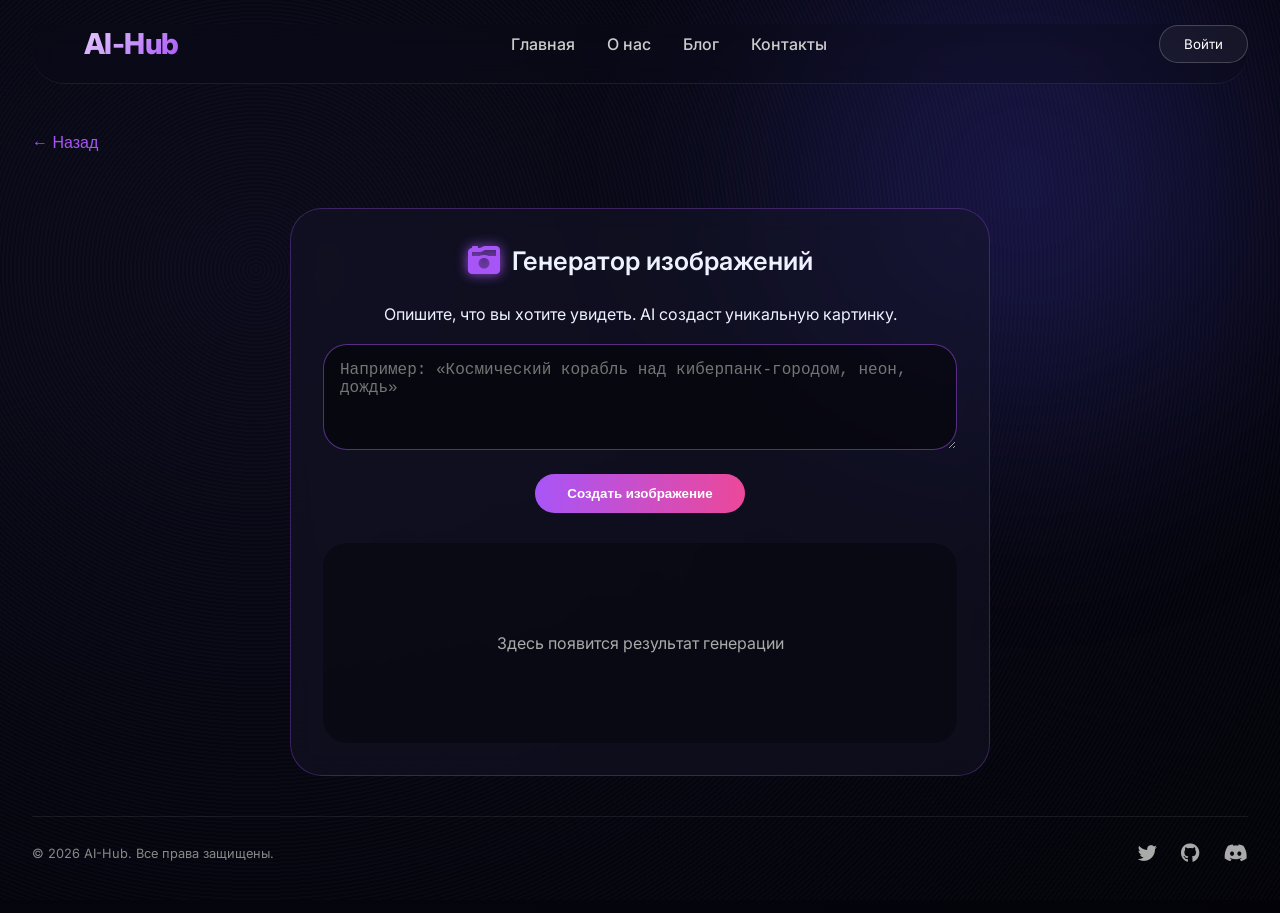
<file: photo.html>
<!DOCTYPE html>
<html lang="ru">
<head>
    <meta charset="UTF-8">
    <meta name="viewport" content="width=device-width, initial-scale=1.0">
    <title>AI Фото | AI-Hub</title>
    <link rel="stylesheet" href="css/style.css">
    <link href="https://fonts.googleapis.com/css2?family=Inter:wght@300;400;600;700;800&display=swap" rel="stylesheet">
    <link rel="stylesheet" href="https://cdnjs.cloudflare.com/ajax/libs/font-awesome/6.0.0-beta3/css/all.min.css">
    <style>
        .generator-container {
            max-width: 700px;
            margin: 40px auto;
            background: rgba(20,20,40,0.5);
            backdrop-filter: blur(12px);
            border-radius: 32px;
            border: 1px solid rgba(168,85,247,0.3);
            padding: 32px;
            text-align: center;
        }
        textarea {
            width: 100%;
            background: rgba(0,0,0,0.5);
            border: 1px solid rgba(168,85,247,0.5);
            border-radius: 24px;
            padding: 16px;
            color: white;
            font-size: 1rem;
            resize: vertical;
            margin: 20px 0;
        }
        .generate-btn {
            background: linear-gradient(90deg, #a855f7, #ec4899);
            border: none;
            padding: 12px 32px;
            border-radius: 40px;
            font-weight: 600;
            cursor: pointer;
            color: white;
        }
        .result-area {
            margin-top: 30px;
            padding: 20px;
            background: rgba(0,0,0,0.3);
            border-radius: 24px;
            min-height: 200px;
            display: flex;
            align-items: center;
            justify-content: center;
            color: #aaa;
        }
        .back-btn {
            margin-bottom: 16px;
            display: inline-block;
            background: none;
            border: none;
            color: #a855f7;
            cursor: pointer;
            font-size: 1rem;
        }
        .price-tag {
            display: inline-block;
            background: rgba(255,215,0,0.15);
            border: 1px solid rgba(255,215,0,0.5);
            border-radius: 20px;
            padding: 4px 12px;
            margin: 12px 0;
            color: #FFD700;
            font-size: 0.9rem;
        }
        .price-tag i { margin-right: 4px; }

        /* === БЛОК АВТОРИЗАЦИИ === */
        .auth-area { display: flex; align-items: center; gap: 12px; }
        .glass-btn {
            background: rgba(255,255,255,0.05);
            border: 1px solid rgba(255,255,255,0.2);
            padding: 10px 24px;
            border-radius: 40px;
            color: white;
            cursor: pointer;
            transition: 0.2s;
            font-family: 'Inter', sans-serif;
        }
        .glass-btn:hover {
            background: rgba(168,85,247,0.3);
            border-color: #a855f7;
        }
        .profile-info {
            display: flex;
            align-items: center;
            gap: 16px;
            background: rgba(255,255,255,0.05);
            border: 1px solid rgba(168,85,247,0.4);
            border-radius: 40px;
            padding: 6px 18px 6px 12px;
        }
        .user-data { display: flex; flex-direction: column; color: #fff; }
        .user-name { font-weight: 600; font-size: 0.9rem; line-height: 1.2; }
        .user-id { font-size: 0.7rem; color: #a855f7; letter-spacing: 0.5px; }
        .balance-area {
            display: flex;
            align-items: center;
            gap: 6px;
            background: rgba(255,215,0,0.1);
            border: 1px solid rgba(255,215,0,0.4);
            border-radius: 20px;
            padding: 4px 10px;
        }
        .balance-area .coin-icon { color: #FFD700; font-size: 1rem; }
        .balance-amount { font-weight: 600; color: #FFD700; font-size: 0.9rem; }
        .topup-btn {
            background: rgba(168,85,247,0.2);
            border: 1px solid #a855f7;
            color: #a855f7;
            font-size: 0.85rem;
            padding: 6px 12px;
            border-radius: 20px;
            cursor: pointer;
            font-weight: 600;
            transition: 0.2s;
        }
        .topup-btn:hover { background: rgba(168,85,247,0.4); }
        .logout-btn {
            background: none;
            border: none;
            color: #ff4d6a;
            font-size: 1.1rem;
            cursor: pointer;
            padding: 4px;
        }

        /* Модальные окна */
        .modal {
            display: none;
            position: fixed;
            top: 0;
            left: 0;
            width: 100%;
            height: 100%;
            background: rgba(0,0,0,0.7);
            backdrop-filter: blur(6px);
            justify-content: center;
            align-items: center;
            z-index: 1000;
        }
        .modal.active { display: flex; }
        .modal-content {
            background: rgba(20,20,40,0.95);
            backdrop-filter: blur(12px);
            border: 1px solid rgba(168,85,247,0.4);
            border-radius: 32px;
            padding: 32px;
            max-width: 400px;
            width: 90%;
            position: relative;
            animation: modalIn 0.3s ease;
        }
        @keyframes modalIn {
            from { transform: scale(0.9); opacity: 0; }
            to { transform: scale(1); opacity: 1; }
        }
        .modal-close {
            position: absolute;
            top: 16px;
            right: 20px;
            background: none;
            border: none;
            color: #aaa;
            font-size: 1.5rem;
            cursor: pointer;
        }
        .modal-tabs {
            display: flex;
            margin-bottom: 24px;
            border-bottom: 1px solid rgba(255,255,255,0.1);
        }
        .modal-tab {
            flex: 1;
            text-align: center;
            padding: 12px;
            cursor: pointer;
            font-weight: 500;
            color: #aaa;
            transition: 0.2s;
            border-bottom: 2px solid transparent;
        }
        .modal-tab.active {
            color: #a855f7;
            border-bottom-color: #a855f7;
        }
        .form-group { margin-bottom: 16px; }
        .form-group label {
            display: block;
            margin-bottom: 6px;
            font-size: 0.85rem;
            color: #ccc;
        }
        .form-group input {
            width: 100%;
            background: rgba(0,0,0,0.5);
            border: 1px solid rgba(168,85,247,0.5);
            border-radius: 12px;
            padding: 12px;
            color: white;
            font-family: 'Inter', sans-serif;
        }
        .form-group input:focus { outline: none; border-color: #a855f7; }
        .error-msg {
            color: #ff6b7a;
            font-size: 0.8rem;
            margin-top: 4px;
            display: none;
        }
        .submit-btn {
            background: linear-gradient(90deg, #a855f7, #ec4899);
            border: none;
            width: 100%;
            padding: 12px;
            border-radius: 40px;
            font-weight: 600;
            color: white;
            cursor: pointer;
            margin-top: 8px;
            font-family: 'Inter', sans-serif;
        }
        .package-grid {
            display: grid;
            grid-template-columns: 1fr 1fr;
            gap: 10px;
            margin: 20px 0;
        }
        .package-btn {
            background: rgba(168,85,247,0.1);
            border: 1px solid rgba(168,85,247,0.4);
            border-radius: 16px;
            padding: 12px;
            text-align: center;
            cursor: pointer;
            transition: 0.2s;
            color: #fff;
        }
        .package-btn:hover {
            background: rgba(168,85,247,0.3);
            border-color: #a855f7;
        }
        .package-amount { font-size: 1.2rem; font-weight: 700; color: #FFD700; }
        .package-price { font-size: 0.85rem; color: #aaa; }
        .custom-amount { display: flex; gap: 10px; align-items: center; }
        .custom-amount input { flex: 1; }
        .price-estimate { margin: 8px 0; font-size: 0.9rem; color: #FFD700; }
    </style>
</head>
<body>
    <div class="noise"></div>
    <div class="glow-orb"></div>

    <div class="container">
        <header>
            <div class="logo">
                <div class="logo-icon">✨</div>
                <span>AI-Hub</span>
            </div>
            <nav>
                <a href="index.html">Главная</a>
                <a href="about.html">О нас</a>
                <a href="blog.html">Блог</a>
                <a href="contacts.html">Контакты</a>
            </nav>
            <div class="auth-area" id="authArea">
                <button class="glass-btn" id="authBtn">Войти</button>
            </div>
        </header>

        <div style="margin-bottom: 24px;">
            <button class="back-btn" onclick="history.back()">← Назад</button>
        </div>

        <div class="generator-container">
            <div class="card-header" style="justify-content: center;">
                <div class="card-icon"><i class="fas fa-camera-retro"></i></div>
                <h2>Генератор изображений</h2>
            </div>
            <p>Опишите, что вы хотите увидеть. AI создаст уникальную картинку.</p>
            <textarea id="promptInput" rows="4" placeholder="Например: «Космический корабль над киберпанк-городом, неон, дождь»"></textarea>
            <div class="price-tag" id="photoPriceTag" style="display: none;"><i class="fas fa-coins"></i> Стоимость: 5 AI-Кредитов</div>
            <button class="generate-btn" id="generateBtn">Создать изображение</button>
            <div class="result-area" id="resultArea">
                Здесь появится результат генерации
            </div>
        </div>

        <footer>
            <p>© 2026 AI-Hub. Все права защищены.</p>
            <div class="social-links">
                <a href="#"><i class="fab fa-twitter"></i></a>
                <a href="#"><i class="fab fa-github"></i></a>
                <a href="#"><i class="fab fa-discord"></i></a>
            </div>
        </footer>
    </div>

    <!-- Модальное окно входа/регистрации -->
    <div class="modal" id="authModal">
        <div class="modal-content">
            <button class="modal-close" id="closeAuthModal">&times;</button>
            <div class="modal-tabs">
                <div class="modal-tab active" data-tab="login">Вход</div>
                <div class="modal-tab" data-tab="register">Регистрация</div>
            </div>
            <form id="loginForm">
                <div class="form-group">
                    <label>Имя пользователя (латиница)</label>
                    <input type="text" id="loginName" placeholder="username" required>
                    <div class="error-msg" id="loginError"></div>
                </div>
                <div class="form-group">
                    <label>Пароль</label>
                    <input type="password" id="loginPassword" placeholder="Пароль" required>
                </div>
                <button type="submit" class="submit-btn">Войти</button>
            </form>
            <form id="registerForm" style="display: none;">
                <div class="form-group">
                    <label>Имя пользователя (латиница)</label>
                    <input type="text" id="regName" placeholder="username" required>
                    <div class="error-msg" id="regNameError"></div>
                </div>
                <div class="form-group">
                    <label>Пароль (минимум 6 символов)</label>
                    <input type="password" id="regPassword" placeholder="Пароль" required>
                    <div class="error-msg" id="regPassError"></div>
                </div>
                <div class="form-group">
                    <label>Повторите пароль</label>
                    <input type="password" id="regPassword2" placeholder="Пароль ещё раз" required>
                    <div class="error-msg" id="regPass2Error"></div>
                </div>
                <button type="submit" class="submit-btn">Зарегистрироваться</button>
            </form>
        </div>
    </div>

    <!-- Модальное окно пополнения -->
    <div class="modal" id="topupModal">
        <div class="modal-content" style="max-width: 420px;">
            <button class="modal-close" id="closeTopupModal">&times;</button>
            <h3 style="margin-bottom: 16px; font-weight: 600;">Пополнение AI-Кредитов</h3>
            <div class="package-grid">
                <div class="package-btn" data-amount="100">100<br><span class="package-price">99 ₽</span></div>
                <div class="package-btn" data-amount="500">500<br><span class="package-price">449 ₽</span></div>
                <div class="package-btn" data-amount="1000">1 000<br><span class="package-price">849 ₽</span></div>
                <div class="package-btn" data-amount="5000">5 000<br><span class="package-price">3 999 ₽</span></div>
                <div class="package-btn" data-amount="10000">10 000<br><span class="package-price">7 499 ₽</span></div>
            </div>
            <div class="custom-amount">
                <input type="number" id="customAmount" placeholder="Введите сумму кредитов" min="1">
                <button class="submit-btn" id="calculateCustomBtn" style="width: auto; margin: 0;">Рассчитать</button>
            </div>
            <div class="price-estimate" id="priceEstimate"></div>
            <button class="submit-btn" id="buyBtn" disabled>Купить</button>
            <p class="error-msg" id="topupError" style="margin-top: 8px;"></p>
        </div>
    </div>

    <script>
        // ======== АВТОРИЗАЦИЯ ========
        (() => {
            const USERS_KEY = 'aihub_users';
            const CURRENT_USER_KEY = 'aihub_currentUser';
            const BALANCES_KEY = 'aihub_balances';

            const getUsers = () => JSON.parse(localStorage.getItem(USERS_KEY)) || [];
            const saveUsers = (users) => localStorage.setItem(USERS_KEY, JSON.stringify(users));
            const getCurrentUser = () => JSON.parse(localStorage.getItem(CURRENT_USER_KEY));
            const setCurrentUser = (user) => localStorage.setItem(CURRENT_USER_KEY, JSON.stringify(user));
            const clearCurrentUser = () => localStorage.removeItem(CURRENT_USER_KEY);
            const getBalances = () => JSON.parse(localStorage.getItem(BALANCES_KEY)) || {};
            const saveBalances = (balances) => localStorage.setItem(BALANCES_KEY, JSON.stringify(balances));
            const getUserBalance = (userId) => {
                const b = getBalances();
                return b[userId] || 0;
            };
            const setUserBalance = (userId, amount) => {
                const b = getBalances();
                b[userId] = amount;
                saveBalances(b);
            };
            const START_BALANCE = 50;

            const authArea = document.getElementById('authArea');
            const authModal = document.getElementById('authModal');
            const closeAuthModalBtn = document.getElementById('closeAuthModal');
            const topupModal = document.getElementById('topupModal');
            const closeTopupModalBtn = document.getElementById('closeTopupModal');
            const tabs = document.querySelectorAll('#authModal .modal-tab');
            const loginForm = document.getElementById('loginForm');
            const registerForm = document.getElementById('registerForm');
            const loginName = document.getElementById('loginName');
            const loginPassword = document.getElementById('loginPassword');
            const loginError = document.getElementById('loginError');
            const regName = document.getElementById('regName');
            const regPassword = document.getElementById('regPassword');
            const regPassword2 = document.getElementById('regPassword2');
            const regNameError = document.getElementById('regNameError');
            const regPassError = document.getElementById('regPassError');
            const regPass2Error = document.getElementById('regPass2Error');
            const packageBtns = document.querySelectorAll('.package-btn');
            const customAmountInput = document.getElementById('customAmount');
            const priceEstimate = document.getElementById('priceEstimate');
            const buyBtn = document.getElementById('buyBtn');
            const topupError = document.getElementById('topupError');
            const calculateCustomBtn = document.getElementById('calculateCustomBtn');

            let selectedAmount = null;

            function updatePriceVisibility() {
                const priceTag = document.getElementById('photoPriceTag');
                if (priceTag) {
                    priceTag.style.display = getCurrentUser() ? 'inline-block' : 'none';
                }
            }

            function renderAuthArea() {
                const user = getCurrentUser();
                authArea.innerHTML = '';
                if (user) {
                    const balance = getUserBalance(user.id);
                    const profileDiv = document.createElement('div');
                    profileDiv.className = 'profile-info';
                    profileDiv.innerHTML = `
                        <div class="user-data">
                            <span class="user-name">${user.name}</span>
                            <span class="user-id">ID: ${user.id}</span>
                        </div>
                        <div class="balance-area">
                            <i class="fas fa-coins coin-icon"></i>
                            <span class="balance-amount" id="balanceDisplay">${balance}</span>
                        </div>
                        <button class="topup-btn" id="topupBtn">+ Пополнить</button>
                        <button class="logout-btn" id="logoutBtn" title="Выйти"><i class="fas fa-sign-out-alt"></i></button>
                    `;
                    authArea.appendChild(profileDiv);
                    document.getElementById('topupBtn').addEventListener('click', openTopupModal);
                    document.getElementById('logoutBtn').addEventListener('click', logout);
                } else {
                    const btn = document.createElement('button');
                    btn.className = 'glass-btn';
                    btn.id = 'authBtn';
                    btn.textContent = 'Войти';
                    btn.addEventListener('click', openAuthModal);
                    authArea.appendChild(btn);
                }
                updatePriceVisibility();
            }

            function updateBalanceDisplay() {
                const user = getCurrentUser();
                if (user) {
                    const balance = getUserBalance(user.id);
                    const disp = document.getElementById('balanceDisplay');
                    if (disp) disp.textContent = balance;
                }
            }

            function openAuthModal() {
                authModal.classList.add('active');
                loginForm.reset();
                registerForm.reset();
                hideAuthErrors();
                switchAuthTab('login');
            }
            function closeAuthModal() { authModal.classList.remove('active'); }
            function hideAuthErrors() {
                loginError.style.display = 'none';
                regNameError.style.display = 'none';
                regPassError.style.display = 'none';
                regPass2Error.style.display = 'none';
            }
            function switchAuthTab(tab) {
                tabs.forEach(t => t.classList.remove('active'));
                if (tab === 'login') {
                    document.querySelector('[data-tab="login"]').classList.add('active');
                    loginForm.style.display = 'block';
                    registerForm.style.display = 'none';
                } else {
                    document.querySelector('[data-tab="register"]').classList.add('active');
                    loginForm.style.display = 'none';
                    registerForm.style.display = 'block';
                }
                hideAuthErrors();
            }

            function isValidUsername(name) { return /^[a-zA-Z0-9]+$/.test(name); }
            function generateUserId() { return 'U' + Math.random().toString(16).slice(2, 10).toUpperCase(); }

            loginForm.addEventListener('submit', (e) => {
                e.preventDefault();
                hideAuthErrors();
                const name = loginName.value.trim();
                const pass = loginPassword.value;
                if (!isValidUsername(name)) {
                    loginError.textContent = 'Имя может содержать только латинские буквы и цифры';
                    loginError.style.display = 'block';
                    return;
                }
                const users = getUsers();
                const user = users.find(u => u.name.toLowerCase() === name.toLowerCase() && u.password === pass);
                if (!user) {
                    loginError.textContent = 'Неверное имя пользователя или пароль';
                    loginError.style.display = 'block';
                    return;
                }
                setCurrentUser({ name: user.name, id: user.id });
                closeAuthModal();
                renderAuthArea();
            });

            registerForm.addEventListener('submit', (e) => {
                e.preventDefault();
                hideAuthErrors();
                const name = regName.value.trim();
                const pass = regPassword.value;
                const pass2 = regPassword2.value;
                if (!isValidUsername(name)) {
                    regNameError.textContent = 'Имя может содержать только латинские буквы и цифры';
                    regNameError.style.display = 'block';
                    return;
                }
                if (pass.length < 6) {
                    regPassError.textContent = 'Пароль должен быть не менее 6 символов';
                    regPassError.style.display = 'block';
                    return;
                }
                if (pass !== pass2) {
                    regPass2Error.textContent = 'Пароли не совпадают';
                    regPass2Error.style.display = 'block';
                    return;
                }
                const users = getUsers();
                if (users.some(u => u.name.toLowerCase() === name.toLowerCase())) {
                    regNameError.textContent = 'Пользователь с таким именем уже существует';
                    regNameError.style.display = 'block';
                    return;
                }
                const newUser = { name, password: pass, id: generateUserId() };
                users.push(newUser);
                saveUsers(users);
                setUserBalance(newUser.id, START_BALANCE);
                setCurrentUser({ name: newUser.name, id: newUser.id });
                closeAuthModal();
                renderAuthArea();
            });

            function logout() {
                clearCurrentUser();
                renderAuthArea();
            }

            tabs.forEach(tab => tab.addEventListener('click', () => switchAuthTab(tab.dataset.tab)));
            closeAuthModalBtn.addEventListener('click', closeAuthModal);
            window.addEventListener('click', (e) => {
                if (e.target === authModal) closeAuthModal();
                if (e.target === topupModal) closeTopupModal();
            });

            function openTopupModal() {
                topupModal.classList.add('active');
                selectedAmount = null;
                customAmountInput.value = '';
                priceEstimate.textContent = '';
                buyBtn.disabled = true;
                topupError.style.display = 'none';
            }
            function closeTopupModal() { topupModal.classList.remove('active'); }
            closeTopupModalBtn.addEventListener('click', closeTopupModal);

            packageBtns.forEach(btn => {
                btn.addEventListener('click', () => {
                    selectedAmount = parseInt(btn.dataset.amount);
                    customAmountInput.value = '';
                    const price = Math.round(selectedAmount * 0.99);
                    priceEstimate.textContent = `К оплате: ${price} ₽`;
                    buyBtn.disabled = false;
                    topupError.style.display = 'none';
                });
            });

            calculateCustomBtn.addEventListener('click', () => {
                const val = parseInt(customAmountInput.value);
                if (isNaN(val) || val < 1) {
                    priceEstimate.textContent = 'Введите корректную сумму';
                    buyBtn.disabled = true;
                    return;
                }
                selectedAmount = val;
                const price = (val * 0.99).toFixed(2);
                priceEstimate.textContent = `К оплате: ${price} ₽`;
                buyBtn.disabled = false;
                topupError.style.display = 'none';
            });

            buyBtn.addEventListener('click', () => {
                if (!selectedAmount || selectedAmount < 1) return;
                const user = getCurrentUser();
                if (!user) {
                    topupError.textContent = 'Ошибка авторизации';
                    topupError.style.display = 'block';
                    return;
                }
                const currentBalance = getUserBalance(user.id);
                const newBalance = currentBalance + selectedAmount;
                setUserBalance(user.id, newBalance);
                updateBalanceDisplay();
                alert(`✅ Баланс пополнен на ${selectedAmount} AI-Кредитов.\nТекущий баланс: ${newBalance} кредитов.`);
                closeTopupModal();
            });

            renderAuthArea();
        })();

        // ======== ГЕНЕРАЦИЯ ФОТО ========
        document.getElementById('generateBtn').addEventListener('click', () => {
            const prompt = document.getElementById('promptInput').value.trim();
            if (!prompt) { alert('Введите описание изображения'); return; }

            const user = JSON.parse(localStorage.getItem('aihub_currentUser'));
            if (!user) {
                alert('Для генерации необходимо войти в аккаунт.');
                document.getElementById('authModal').classList.add('active');
                return;
            }

            const balances = JSON.parse(localStorage.getItem('aihub_balances') || '{}');
            const balance = balances[user.id] || 0;
            if (balance < 5) {
                alert(`Недостаточно AI-Кредитов. Ваш баланс: ${balance}. Пополните счёт.`);
                document.getElementById('topupModal').classList.add('active');
                return;
            }

            const newBalance = balance - 5;
            balances[user.id] = newBalance;
            localStorage.setItem('aihub_balances', JSON.stringify(balances));

            const balanceDisplay = document.getElementById('balanceDisplay');
            if (balanceDisplay) balanceDisplay.textContent = newBalance;

            const resultDiv = document.getElementById('resultArea');
            resultDiv.innerHTML = '<div class="spinner" style="margin: 0 auto;"></div><div style="margin-top: 12px;">Генерация...</div>';
            setTimeout(() => {
                resultDiv.innerHTML = `
                    <div style="text-align: center;">
                        <i class="fas fa-image" style="font-size: 3rem; color: #a855f7; margin-bottom: 12px; display: block;"></i>
                        <strong>Ваше изображение готово!</strong><br>
                        ⚡ (Демо-режим. Реальная генерация будет доступна в следующей версии.)
                        <div style="margin-top: 12px; background: rgba(255,255,255,0.1); padding: 12px; border-radius: 16px;">
                            🖼️ Ваш промпт: «${prompt.slice(0, 100)}${prompt.length > 100 ? '…' : ''}»
                        </div>
                    </div>
                `;
            }, 2000);
        });
    </script>
</body>
</html>
</file>
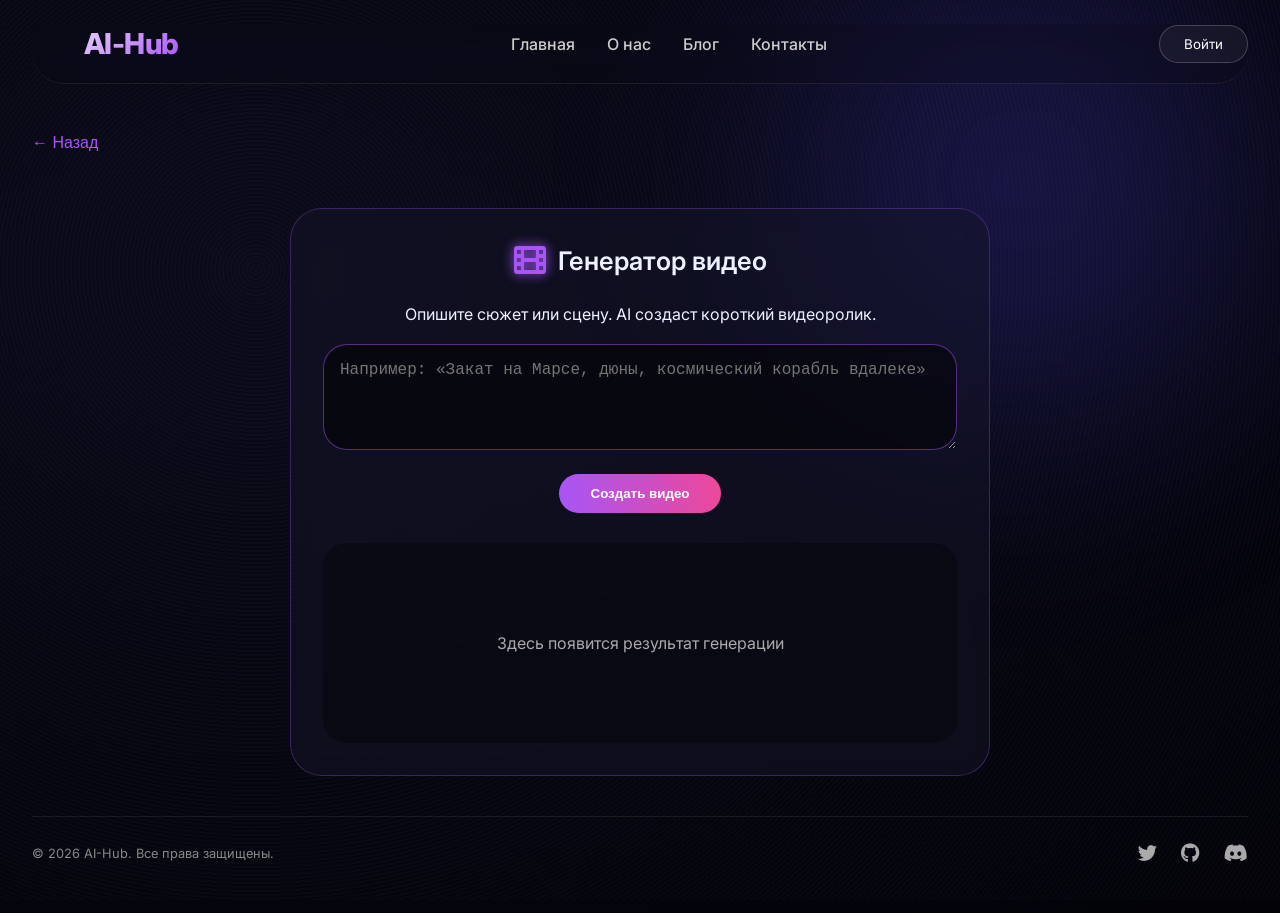
<file: video.html>
<!DOCTYPE html>
<html lang="ru">
<head>
    <meta charset="UTF-8">
    <meta name="viewport" content="width=device-width, initial-scale=1.0">
    <title>AI Видео | AI-Hub</title>
    <link rel="stylesheet" href="css/style.css">
    <link href="https://fonts.googleapis.com/css2?family=Inter:wght@300;400;600;700;800&display=swap" rel="stylesheet">
    <link rel="stylesheet" href="https://cdnjs.cloudflare.com/ajax/libs/font-awesome/6.0.0-beta3/css/all.min.css">
    <style>
        .generator-container {
            max-width: 700px;
            margin: 40px auto;
            background: rgba(20,20,40,0.5);
            backdrop-filter: blur(12px);
            border-radius: 32px;
            border: 1px solid rgba(168,85,247,0.3);
            padding: 32px;
            text-align: center;
        }
        textarea {
            width: 100%;
            background: rgba(0,0,0,0.5);
            border: 1px solid rgba(168,85,247,0.5);
            border-radius: 24px;
            padding: 16px;
            color: white;
            font-size: 1rem;
            resize: vertical;
            margin: 20px 0;
        }
        .generate-btn {
            background: linear-gradient(90deg, #a855f7, #ec4899);
            border: none;
            padding: 12px 32px;
            border-radius: 40px;
            font-weight: 600;
            cursor: pointer;
            color: white;
        }
        .result-area {
            margin-top: 30px;
            padding: 20px;
            background: rgba(0,0,0,0.3);
            border-radius: 24px;
            min-height: 200px;
            max-height: 400px;
            overflow: auto;
            display: flex;
            align-items: center;
            justify-content: center;
            color: #aaa;
        }
        .back-btn {
            margin-bottom: 16px;
            display: inline-block;
            background: none;
            border: none;
            color: #a855f7;
            cursor: pointer;
            font-size: 1rem;
        }
        .price-tag {
            display: inline-block;
            background: rgba(255,215,0,0.15);
            border: 1px solid rgba(255,215,0,0.5);
            border-radius: 20px;
            padding: 4px 12px;
            margin: 12px 0;
            color: #FFD700;
            font-size: 0.9rem;
        }
        .price-tag i { margin-right: 4px; }

        /* === БЛОК АВТОРИЗАЦИИ === */
        .auth-area { display: flex; align-items: center; gap: 12px; }
        .glass-btn {
            background: rgba(255,255,255,0.05);
            border: 1px solid rgba(255,255,255,0.2);
            padding: 10px 24px;
            border-radius: 40px;
            color: white;
            cursor: pointer;
            transition: 0.2s;
            font-family: 'Inter', sans-serif;
        }
        .glass-btn:hover {
            background: rgba(168,85,247,0.3);
            border-color: #a855f7;
        }
        .profile-info {
            display: flex;
            align-items: center;
            gap: 16px;
            background: rgba(255,255,255,0.05);
            border: 1px solid rgba(168,85,247,0.4);
            border-radius: 40px;
            padding: 6px 18px 6px 12px;
        }
        .user-data { display: flex; flex-direction: column; color: #fff; }
        .user-name { font-weight: 600; font-size: 0.9rem; line-height: 1.2; }
        .user-id { font-size: 0.7rem; color: #a855f7; letter-spacing: 0.5px; }
        .balance-area {
            display: flex;
            align-items: center;
            gap: 6px;
            background: rgba(255,215,0,0.1);
            border: 1px solid rgba(255,215,0,0.4);
            border-radius: 20px;
            padding: 4px 10px;
        }
        .balance-area .coin-icon { color: #FFD700; font-size: 1rem; }
        .balance-amount { font-weight: 600; color: #FFD700; font-size: 0.9rem; }
        .topup-btn {
            background: rgba(168,85,247,0.2);
            border: 1px solid #a855f7;
            color: #a855f7;
            font-size: 0.85rem;
            padding: 6px 12px;
            border-radius: 20px;
            cursor: pointer;
            font-weight: 600;
            transition: 0.2s;
        }
        .topup-btn:hover { background: rgba(168,85,247,0.4); }
        .logout-btn {
            background: none;
            border: none;
            color: #ff4d6a;
            font-size: 1.1rem;
            cursor: pointer;
            padding: 4px;
        }

        .modal {
            display: none;
            position: fixed;
            top: 0;
            left: 0;
            width: 100%;
            height: 100%;
            background: rgba(0,0,0,0.7);
            backdrop-filter: blur(6px);
            justify-content: center;
            align-items: center;
            z-index: 1000;
        }
        .modal.active { display: flex; }
        .modal-content {
            background: rgba(20,20,40,0.95);
            backdrop-filter: blur(12px);
            border: 1px solid rgba(168,85,247,0.4);
            border-radius: 32px;
            padding: 32px;
            max-width: 400px;
            width: 90%;
            position: relative;
            animation: modalIn 0.3s ease;
        }
        @keyframes modalIn {
            from { transform: scale(0.9); opacity: 0; }
            to { transform: scale(1); opacity: 1; }
        }
        .modal-close {
            position: absolute;
            top: 16px;
            right: 20px;
            background: none;
            border: none;
            color: #aaa;
            font-size: 1.5rem;
            cursor: pointer;
        }
        .modal-tabs {
            display: flex;
            margin-bottom: 24px;
            border-bottom: 1px solid rgba(255,255,255,0.1);
        }
        .modal-tab {
            flex: 1;
            text-align: center;
            padding: 12px;
            cursor: pointer;
            font-weight: 500;
            color: #aaa;
            transition: 0.2s;
            border-bottom: 2px solid transparent;
        }
        .modal-tab.active {
            color: #a855f7;
            border-bottom-color: #a855f7;
        }
        .form-group { margin-bottom: 16px; }
        .form-group label {
            display: block;
            margin-bottom: 6px;
            font-size: 0.85rem;
            color: #ccc;
        }
        .form-group input {
            width: 100%;
            background: rgba(0,0,0,0.5);
            border: 1px solid rgba(168,85,247,0.5);
            border-radius: 12px;
            padding: 12px;
            color: white;
            font-family: 'Inter', sans-serif;
        }
        .form-group input:focus { outline: none; border-color: #a855f7; }
        .error-msg {
            color: #ff6b7a;
            font-size: 0.8rem;
            margin-top: 4px;
            display: none;
        }
        .submit-btn {
            background: linear-gradient(90deg, #a855f7, #ec4899);
            border: none;
            width: 100%;
            padding: 12px;
            border-radius: 40px;
            font-weight: 600;
            color: white;
            cursor: pointer;
            margin-top: 8px;
            font-family: 'Inter', sans-serif;
        }
        .package-grid {
            display: grid;
            grid-template-columns: 1fr 1fr;
            gap: 10px;
            margin: 20px 0;
        }
        .package-btn {
            background: rgba(168,85,247,0.1);
            border: 1px solid rgba(168,85,247,0.4);
            border-radius: 16px;
            padding: 12px;
            text-align: center;
            cursor: pointer;
            transition: 0.2s;
            color: #fff;
        }
        .package-btn:hover {
            background: rgba(168,85,247,0.3);
            border-color: #a855f7;
        }
        .package-amount { font-size: 1.2rem; font-weight: 700; color: #FFD700; }
        .package-price { font-size: 0.85rem; color: #aaa; }
        .custom-amount { display: flex; gap: 10px; align-items: center; }
        .custom-amount input { flex: 1; }
        .price-estimate { margin: 8px 0; font-size: 0.9rem; color: #FFD700; }
    </style>
</head>
<body>
    <div class="noise"></div>
    <div class="glow-orb"></div>

    <div class="container">
        <header>
            <div class="logo">
                <div class="logo-icon">✨</div>
                <span>AI-Hub</span>
            </div>
            <nav>
                <a href="index.html">Главная</a>
                <a href="about.html">О нас</a>
                <a href="blog.html">Блог</a>
                <a href="contacts.html">Контакты</a>
            </nav>
            <div class="auth-area" id="authArea">
                <button class="glass-btn" id="authBtn">Войти</button>
            </div>
        </header>

        <div style="margin-bottom: 24px;">
            <button class="back-btn" onclick="history.back()">← Назад</button>
        </div>

        <div class="generator-container">
            <div class="card-header" style="justify-content: center;">
                <div class="card-icon"><i class="fas fa-film"></i></div>
                <h2>Генератор видео</h2>
            </div>
            <p>Опишите сюжет или сцену. AI создаст короткий видеоролик.</p>
            <textarea id="promptInput" rows="4" placeholder="Например: «Закат на Марсе, дюны, космический корабль вдалеке»"></textarea>
            <div class="price-tag" id="videoPriceTag" style="display: none;"><i class="fas fa-coins"></i> Стоимость: 25 AI-Кредитов</div>
            <button class="generate-btn" id="generateBtn">Создать видео</button>
            <div class="result-area" id="resultArea">
                Здесь появится результат генерации
            </div>
        </div>

        <footer>
            <p>© 2026 AI-Hub. Все права защищены.</p>
            <div class="social-links">
                <a href="#"><i class="fab fa-twitter"></i></a>
                <a href="#"><i class="fab fa-github"></i></a>
                <a href="#"><i class="fab fa-discord"></i></a>
            </div>
        </footer>
    </div>

    <!-- Модальное окно входа/регистрации -->
    <div class="modal" id="authModal">
        <div class="modal-content">
            <button class="modal-close" id="closeAuthModal">&times;</button>
            <div class="modal-tabs">
                <div class="modal-tab active" data-tab="login">Вход</div>
                <div class="modal-tab" data-tab="register">Регистрация</div>
            </div>
            <form id="loginForm">
                <div class="form-group">
                    <label>Имя пользователя (латиница)</label>
                    <input type="text" id="loginName" placeholder="username" required>
                    <div class="error-msg" id="loginError"></div>
                </div>
                <div class="form-group">
                    <label>Пароль</label>
                    <input type="password" id="loginPassword" placeholder="Пароль" required>
                </div>
                <button type="submit" class="submit-btn">Войти</button>
            </form>
            <form id="registerForm" style="display: none;">
                <div class="form-group">
                    <label>Имя пользователя (латиница)</label>
                    <input type="text" id="regName" placeholder="username" required>
                    <div class="error-msg" id="regNameError"></div>
                </div>
                <div class="form-group">
                    <label>Пароль (минимум 6 символов)</label>
                    <input type="password" id="regPassword" placeholder="Пароль" required>
                    <div class="error-msg" id="regPassError"></div>
                </div>
                <div class="form-group">
                    <label>Повторите пароль</label>
                    <input type="password" id="regPassword2" placeholder="Пароль ещё раз" required>
                    <div class="error-msg" id="regPass2Error"></div>
                </div>
                <button type="submit" class="submit-btn">Зарегистрироваться</button>
            </form>
        </div>
    </div>

    <!-- Модальное окно пополнения -->
    <div class="modal" id="topupModal">
        <div class="modal-content" style="max-width: 420px;">
            <button class="modal-close" id="closeTopupModal">&times;</button>
            <h3 style="margin-bottom: 16px; font-weight: 600;">Пополнение AI-Кредитов</h3>
            <div class="package-grid">
                <div class="package-btn" data-amount="100">100<br><span class="package-price">99 ₽</span></div>
                <div class="package-btn" data-amount="500">500<br><span class="package-price">449 ₽</span></div>
                <div class="package-btn" data-amount="1000">1 000<br><span class="package-price">849 ₽</span></div>
                <div class="package-btn" data-amount="5000">5 000<br><span class="package-price">3 999 ₽</span></div>
                <div class="package-btn" data-amount="10000">10 000<br><span class="package-price">7 499 ₽</span></div>
            </div>
            <div class="custom-amount">
                <input type="number" id="customAmount" placeholder="Введите сумму кредитов" min="1">
                <button class="submit-btn" id="calculateCustomBtn" style="width: auto; margin: 0;">Рассчитать</button>
            </div>
            <div class="price-estimate" id="priceEstimate"></div>
            <button class="submit-btn" id="buyBtn" disabled>Купить</button>
            <p class="error-msg" id="topupError" style="margin-top: 8px;"></p>
        </div>
    </div>

    <script>
        // ======== АВТОРИЗАЦИЯ ========
        (() => {
            const USERS_KEY = 'aihub_users';
            const CURRENT_USER_KEY = 'aihub_currentUser';
            const BALANCES_KEY = 'aihub_balances';

            const getUsers = () => JSON.parse(localStorage.getItem(USERS_KEY)) || [];
            const saveUsers = (users) => localStorage.setItem(USERS_KEY, JSON.stringify(users));
            const getCurrentUser = () => JSON.parse(localStorage.getItem(CURRENT_USER_KEY));
            const setCurrentUser = (user) => localStorage.setItem(CURRENT_USER_KEY, JSON.stringify(user));
            const clearCurrentUser = () => localStorage.removeItem(CURRENT_USER_KEY);
            const getBalances = () => JSON.parse(localStorage.getItem(BALANCES_KEY)) || {};
            const saveBalances = (balances) => localStorage.setItem(BALANCES_KEY, JSON.stringify(balances));
            const getUserBalance = (userId) => {
                const b = getBalances();
                return b[userId] || 0;
            };
            const setUserBalance = (userId, amount) => {
                const b = getBalances();
                b[userId] = amount;
                saveBalances(b);
            };
            const START_BALANCE = 50;

            const authArea = document.getElementById('authArea');
            const authModal = document.getElementById('authModal');
            const closeAuthModalBtn = document.getElementById('closeAuthModal');
            const topupModal = document.getElementById('topupModal');
            const closeTopupModalBtn = document.getElementById('closeTopupModal');
            const tabs = document.querySelectorAll('#authModal .modal-tab');
            const loginForm = document.getElementById('loginForm');
            const registerForm = document.getElementById('registerForm');
            const loginName = document.getElementById('loginName');
            const loginPassword = document.getElementById('loginPassword');
            const loginError = document.getElementById('loginError');
            const regName = document.getElementById('regName');
            const regPassword = document.getElementById('regPassword');
            const regPassword2 = document.getElementById('regPassword2');
            const regNameError = document.getElementById('regNameError');
            const regPassError = document.getElementById('regPassError');
            const regPass2Error = document.getElementById('regPass2Error');
            const packageBtns = document.querySelectorAll('.package-btn');
            const customAmountInput = document.getElementById('customAmount');
            const priceEstimate = document.getElementById('priceEstimate');
            const buyBtn = document.getElementById('buyBtn');
            const topupError = document.getElementById('topupError');
            const calculateCustomBtn = document.getElementById('calculateCustomBtn');

            let selectedAmount = null;

            function updatePriceVisibility() {
                const priceTag = document.getElementById('videoPriceTag');
                if (priceTag) {
                    priceTag.style.display = getCurrentUser() ? 'inline-block' : 'none';
                }
            }

            function renderAuthArea() {
                const user = getCurrentUser();
                authArea.innerHTML = '';
                if (user) {
                    const balance = getUserBalance(user.id);
                    const profileDiv = document.createElement('div');
                    profileDiv.className = 'profile-info';
                    profileDiv.innerHTML = `
                        <div class="user-data">
                            <span class="user-name">${user.name}</span>
                            <span class="user-id">ID: ${user.id}</span>
                        </div>
                        <div class="balance-area">
                            <i class="fas fa-coins coin-icon"></i>
                            <span class="balance-amount" id="balanceDisplay">${balance}</span>
                        </div>
                        <button class="topup-btn" id="topupBtn">+ Пополнить</button>
                        <button class="logout-btn" id="logoutBtn" title="Выйти"><i class="fas fa-sign-out-alt"></i></button>
                    `;
                    authArea.appendChild(profileDiv);
                    document.getElementById('topupBtn').addEventListener('click', openTopupModal);
                    document.getElementById('logoutBtn').addEventListener('click', logout);
                } else {
                    const btn = document.createElement('button');
                    btn.className = 'glass-btn';
                    btn.id = 'authBtn';
                    btn.textContent = 'Войти';
                    btn.addEventListener('click', openAuthModal);
                    authArea.appendChild(btn);
                }
                updatePriceVisibility();
            }

            function updateBalanceDisplay() {
                const user = getCurrentUser();
                if (user) {
                    const balance = getUserBalance(user.id);
                    const disp = document.getElementById('balanceDisplay');
                    if (disp) disp.textContent = balance;
                }
            }

            function openAuthModal() {
                authModal.classList.add('active');
                loginForm.reset();
                registerForm.reset();
                hideAuthErrors();
                switchAuthTab('login');
            }
            function closeAuthModal() { authModal.classList.remove('active'); }
            function hideAuthErrors() {
                loginError.style.display = 'none';
                regNameError.style.display = 'none';
                regPassError.style.display = 'none';
                regPass2Error.style.display = 'none';
            }
            function switchAuthTab(tab) {
                tabs.forEach(t => t.classList.remove('active'));
                if (tab === 'login') {
                    document.querySelector('[data-tab="login"]').classList.add('active');
                    loginForm.style.display = 'block';
                    registerForm.style.display = 'none';
                } else {
                    document.querySelector('[data-tab="register"]').classList.add('active');
                    loginForm.style.display = 'none';
                    registerForm.style.display = 'block';
                }
                hideAuthErrors();
            }

            function isValidUsername(name) { return /^[a-zA-Z0-9]+$/.test(name); }
            function generateUserId() { return 'U' + Math.random().toString(16).slice(2, 10).toUpperCase(); }

            loginForm.addEventListener('submit', (e) => {
                e.preventDefault();
                hideAuthErrors();
                const name = loginName.value.trim();
                const pass = loginPassword.value;
                if (!isValidUsername(name)) {
                    loginError.textContent = 'Имя может содержать только латинские буквы и цифры';
                    loginError.style.display = 'block';
                    return;
                }
                const users = getUsers();
                const user = users.find(u => u.name.toLowerCase() === name.toLowerCase() && u.password === pass);
                if (!user) {
                    loginError.textContent = 'Неверное имя пользователя или пароль';
                    loginError.style.display = 'block';
                    return;
                }
                setCurrentUser({ name: user.name, id: user.id });
                closeAuthModal();
                renderAuthArea();
            });

            registerForm.addEventListener('submit', (e) => {
                e.preventDefault();
                hideAuthErrors();
                const name = regName.value.trim();
                const pass = regPassword.value;
                const pass2 = regPassword2.value;
                if (!isValidUsername(name)) {
                    regNameError.textContent = 'Имя может содержать только латинские буквы и цифры';
                    regNameError.style.display = 'block';
                    return;
                }
                if (pass.length < 6) {
                    regPassError.textContent = 'Пароль должен быть не менее 6 символов';
                    regPassError.style.display = 'block';
                    return;
                }
                if (pass !== pass2) {
                    regPass2Error.textContent = 'Пароли не совпадают';
                    regPass2Error.style.display = 'block';
                    return;
                }
                const users = getUsers();
                if (users.some(u => u.name.toLowerCase() === name.toLowerCase())) {
                    regNameError.textContent = 'Пользователь с таким именем уже существует';
                    regNameError.style.display = 'block';
                    return;
                }
                const newUser = { name, password: pass, id: generateUserId() };
                users.push(newUser);
                saveUsers(users);
                setUserBalance(newUser.id, START_BALANCE);
                setCurrentUser({ name: newUser.name, id: newUser.id });
                closeAuthModal();
                renderAuthArea();
            });

            function logout() {
                clearCurrentUser();
                renderAuthArea();
            }

            tabs.forEach(tab => tab.addEventListener('click', () => switchAuthTab(tab.dataset.tab)));
            closeAuthModalBtn.addEventListener('click', closeAuthModal);
            window.addEventListener('click', (e) => {
                if (e.target === authModal) closeAuthModal();
                if (e.target === topupModal) closeTopupModal();
            });

            function openTopupModal() {
                topupModal.classList.add('active');
                selectedAmount = null;
                customAmountInput.value = '';
                priceEstimate.textContent = '';
                buyBtn.disabled = true;
                topupError.style.display = 'none';
            }
            function closeTopupModal() { topupModal.classList.remove('active'); }
            closeTopupModalBtn.addEventListener('click', closeTopupModal);

            packageBtns.forEach(btn => {
                btn.addEventListener('click', () => {
                    selectedAmount = parseInt(btn.dataset.amount);
                    customAmountInput.value = '';
                    const price = Math.round(selectedAmount * 0.99);
                    priceEstimate.textContent = `К оплате: ${price} ₽`;
                    buyBtn.disabled = false;
                    topupError.style.display = 'none';
                });
            });

            calculateCustomBtn.addEventListener('click', () => {
                const val = parseInt(customAmountInput.value);
                if (isNaN(val) || val < 1) {
                    priceEstimate.textContent = 'Введите корректную сумму';
                    buyBtn.disabled = true;
                    return;
                }
                selectedAmount = val;
                const price = (val * 0.99).toFixed(2);
                priceEstimate.textContent = `К оплате: ${price} ₽`;
                buyBtn.disabled = false;
                topupError.style.display = 'none';
            });

            buyBtn.addEventListener('click', () => {
                if (!selectedAmount || selectedAmount < 1) return;
                const user = getCurrentUser();
                if (!user) {
                    topupError.textContent = 'Ошибка авторизации';
                    topupError.style.display = 'block';
                    return;
                }
                const currentBalance = getUserBalance(user.id);
                const newBalance = currentBalance + selectedAmount;
                setUserBalance(user.id, newBalance);
                updateBalanceDisplay();
                alert(`✅ Баланс пополнен на ${selectedAmount} AI-Кредитов.\nТекущий баланс: ${newBalance} кредитов.`);
                closeTopupModal();
            });

            renderAuthArea();
        })();

        // ======== ГЕНЕРАЦИЯ ВИДЕО ========
        document.getElementById('generateBtn').addEventListener('click', () => {
            const prompt = document.getElementById('promptInput').value.trim();
            if (!prompt) { alert('Введите описание видео'); return; }

            const user = JSON.parse(localStorage.getItem('aihub_currentUser'));
            if (!user) {
                alert('Для генерации необходимо войти в аккаунт.');
                document.getElementById('authModal').classList.add('active');
                return;
            }

            const balances = JSON.parse(localStorage.getItem('aihub_balances') || '{}');
            const balance = balances[user.id] || 0;
            if (balance < 25) {
                alert(`Недостаточно AI-Кредитов. Ваш баланс: ${balance}. Пополните счёт.`);
                document.getElementById('topupModal').classList.add('active');
                return;
            }

            const newBalance = balance - 25;
            balances[user.id] = newBalance;
            localStorage.setItem('aihub_balances', JSON.stringify(balances));

            const balanceDisplay = document.getElementById('balanceDisplay');
            if (balanceDisplay) balanceDisplay.textContent = newBalance;

            const resultDiv = document.getElementById('resultArea');
            resultDiv.innerHTML = '<div class="spinner" style="margin: 0 auto;"></div><div style="margin-top: 12px;">Генерация видео (может занять до 30 секунд)...</div>';
            setTimeout(() => {
                resultDiv.innerHTML = `
                    <div style="text-align: center;">
                        <i class="fas fa-video" style="font-size: 3rem; color: #a855f7; margin-bottom: 12px; display: block;"></i>
                        <strong>Ваше видео готово!</strong><br>
                        🎬 (Демо-режим. Реальная генерация будет доступна в следующей версии.)
                        <div style="margin-top: 12px; background: rgba(255,255,255,0.1); padding: 12px; border-radius: 16px;">
                            📽️ Сценарий: «${prompt.slice(0, 100)}${prompt.length > 100 ? '…' : ''}»
                        </div>
                    </div>
                `;
            }, 3000);
        });
    </script>
</body>
</html>
</file>
<file: css/style.css>
* {
    margin: 0;
    padding: 0;
    box-sizing: border-box;
}

body {
    font-family: 'Inter', sans-serif;
    background: radial-gradient(ellipse at 20% 30%, #0a0a1a, #020208);
    color: #eef2ff;
    min-height: 100vh;
    position: relative;
    overflow-x: hidden;
}

.noise {
    position: fixed;
    top: 0;
    left: 0;
    width: 100%;
    height: 100%;
    background: repeating-radial-gradient(circle at 20% 30%, rgba(255,255,255,0.02) 0px, rgba(255,255,255,0.02) 2px, transparent 2px, transparent 4px);
    pointer-events: none;
    z-index: 0;
}

.glow-orb {
    position: fixed;
    top: -20%;
    right: -10%;
    width: 60%;
    height: 80%;
    background: radial-gradient(circle, rgba(79,70,229,0.3) 0%, rgba(0,0,0,0) 70%);
    filter: blur(80px);
    pointer-events: none;
    z-index: 0;
}

.container {
    position: relative;
    z-index: 2;
    max-width: 1400px;
    margin: 0 auto;
    padding: 24px 32px;
}

/* Header */
header {
    display: flex;
    justify-content: space-between;
    align-items: center;
    flex-wrap: wrap;
    gap: 20px;
    padding-bottom: 20px;
    border-bottom: 1px solid rgba(255,255,255,0.08);
    backdrop-filter: blur(10px);
    background: rgba(10,10,26,0.3);
    border-radius: 0 0 32px 32px;
    margin-bottom: 48px;
}

.logo {
    display: flex;
    align-items: center;
    gap: 12px;
    font-size: 1.8rem;
    font-weight: 800;
    letter-spacing: -0.5px;
    background: linear-gradient(135deg, #fff, #a855f7);
    -webkit-background-clip: text;
    background-clip: text;
    color: transparent;
}
.logo-icon {
    font-size: 2rem;
    filter: drop-shadow(0 0 8px #a855f7);
}

nav {
    display: flex;
    gap: 32px;
}
nav a {
    color: #ccc;
    text-decoration: none;
    font-weight: 500;
    transition: 0.2s;
}
nav a:hover, nav a.active {
    color: #a855f7;
    text-shadow: 0 0 6px #a855f7;
}

.glass-btn {
    background: rgba(255,255,255,0.05);
    border: 1px solid rgba(255,255,255,0.2);
    padding: 10px 24px;
    border-radius: 40px;
    color: white;
    cursor: pointer;
    transition: 0.2s;
}
.glass-btn:hover {
    background: rgba(168,85,247,0.3);
    border-color: #a855f7;
    box-shadow: 0 0 12px rgba(168,85,247,0.4);
}

/* Hero */
.hero {
    text-align: center;
    margin-bottom: 80px;
}
.hero h1 {
    font-size: 3.5rem;
    font-weight: 800;
    background: linear-gradient(135deg, #fff, #c084fc);
    -webkit-background-clip: text;
    background-clip: text;
    color: transparent;
    margin-bottom: 16px;
}
.hero p {
    font-size: 1.2rem;
    color: #aaa;
}

/* Карточки */
.cards-container {
    display: flex;
    justify-content: center;
    gap: 32px;
    flex-wrap: wrap;
    margin-bottom: 60px;
}

.glass-card {
    flex: 1;
    min-width: 280px;
    max-width: 380px;
    background: rgba(20,20,40,0.5);
    backdrop-filter: blur(12px);
    border-radius: 32px;
    border: 1px solid rgba(168,85,247,0.3);
    padding: 28px 24px 32px;
    transition: all 0.3s ease;
    position: relative;
    overflow: hidden;
    cursor: pointer;
}
.glass-card:hover {
    transform: translateY(-8px);
    border-color: #a855f7;
    box-shadow: 0 20px 40px rgba(168,85,247,0.2);
}
.card-glow {
    position: absolute;
    top: 0;
    left: 0;
    width: 100%;
    height: 100%;
    background: radial-gradient(circle at 50% 0%, rgba(168,85,247,0.2), transparent);
    opacity: 0;
    transition: 0.4s;
}
.glass-card:hover .card-glow {
    opacity: 1;
}

.card-header {
    display: flex;
    align-items: center;
    gap: 12px;
    margin-bottom: 24px;
}
.card-icon {
    font-size: 2rem;
    color: #a855f7;
    filter: drop-shadow(0 0 6px #a855f7);
}
.card-header h2 {
    font-size: 1.6rem;
    font-weight: 600;
}

/* Чат превью */
.chat-preview {
    background: rgba(0,0,0,0.4);
    border-radius: 20px;
    padding: 16px;
    margin: 16px 0;
    min-height: 180px;
}
.message-bubble {
    max-width: 85%;
    padding: 10px 14px;
    border-radius: 20px;
    margin-bottom: 12px;
    font-size: 0.85rem;
}
.message-bubble.user {
    background: rgba(168,85,247,0.3);
    border: 1px solid rgba(168,85,247,0.5);
    margin-left: auto;
    text-align: right;
}
.message-bubble.ai {
    background: rgba(255,255,255,0.1);
    border: 1px solid rgba(255,255,255,0.2);
}
.typing-indicator {
    display: flex;
    gap: 4px;
    padding: 8px;
}
.typing-indicator span {
    width: 8px;
    height: 8px;
    background: #a855f7;
    border-radius: 50%;
    display: inline-block;
    animation: typing 1.2s infinite ease-in-out;
}
.typing-indicator span:nth-child(2) { animation-delay: 0.2s; }
.typing-indicator span:nth-child(3) { animation-delay: 0.4s; }
@keyframes typing {
    0%, 60%, 100% { transform: translateY(0); opacity: 0.4; }
    30% { transform: translateY(-8px); opacity: 1; }
}

/* AI Фото превью */
.photo-preview {
    background: #0a0a14;
    border-radius: 20px;
    height: 160px;
    margin: 16px 0;
    overflow: hidden;
    position: relative;
}
.pixel-canvas {
    width: 100%;
    height: 100%;
    position: relative;
}
.pixel-grid {
    width: 100%;
    height: 100%;
    background: repeating-linear-gradient(0deg, rgba(168,85,247,0.1) 0px, rgba(168,85,247,0.1) 4px, transparent 4px, transparent 8px),
                repeating-linear-gradient(90deg, rgba(168,85,247,0.1) 0px, rgba(168,85,247,0.1) 4px, transparent 4px, transparent 8px);
    animation: pixelShift 3s linear infinite;
}
@keyframes pixelShift {
    0% { background-position: 0 0; }
    100% { background-position: 40px 40px; }
}
.overlay-text {
    position: absolute;
    top: 50%;
    left: 50%;
    transform: translate(-50%, -50%);
    font-size: 0.8rem;
    color: #a855f7;
    text-shadow: 0 0 4px #a855f7;
}

/* AI Видео превью */
.video-preview {
    background: #0a0a14;
    border-radius: 20px;
    height: 160px;
    margin: 16px 0;
    position: relative;
    overflow: hidden;
}
.film-strip {
    display: flex;
    gap: 8px;
    padding: 12px;
    animation: slideStrip 4s linear infinite;
}
.frame {
    width: 60px;
    height: 80px;
    background: linear-gradient(135deg, #1e1a3a, #0e0a1a);
    border: 1px solid #a855f7;
    border-radius: 8px;
    flex-shrink: 0;
}
.data-stream {
    position: absolute;
    bottom: 0;
    left: 0;
    width: 100%;
    height: 30px;
    background: linear-gradient(90deg, transparent, #a855f7, #ec4899, transparent);
    animation: streamFlow 1.5s linear infinite;
}
@keyframes slideStrip {
    0% { transform: translateX(0); }
    100% { transform: translateX(-200px); }
}
@keyframes streamFlow {
    0% { background-position: -200% 0; }
    100% { background-position: 200% 0; }
}

.card-btn {
    background: linear-gradient(90deg, #a855f7, #ec4899);
    border: none;
    width: 100%;
    padding: 12px;
    border-radius: 40px;
    font-weight: 600;
    color: white;
    cursor: pointer;
    transition: 0.2s;
    margin-top: 16px;
}
.card-btn:hover {
    opacity: 0.9;
    transform: scale(0.98);
}

footer {
    display: flex;
    justify-content: space-between;
    align-items: center;
    flex-wrap: wrap;
    gap: 16px;
    padding: 24px 0;
    border-top: 1px solid rgba(255,255,255,0.08);
    font-size: 0.8rem;
    color: #888;
}
.social-links a {
    color: #aaa;
    margin-left: 20px;
    font-size: 1.2rem;
    transition: 0.2s;
}
.social-links a:hover {
    color: #a855f7;
}

@media (max-width: 768px) {
    .container {
        padding: 16px;
    }
    .hero h1 {
        font-size: 2rem;
    }
    .cards-container {
        flex-direction: column;
        align-items: center;
    }
    .glass-card {
        max-width: 100%;
    }
}
</file>
